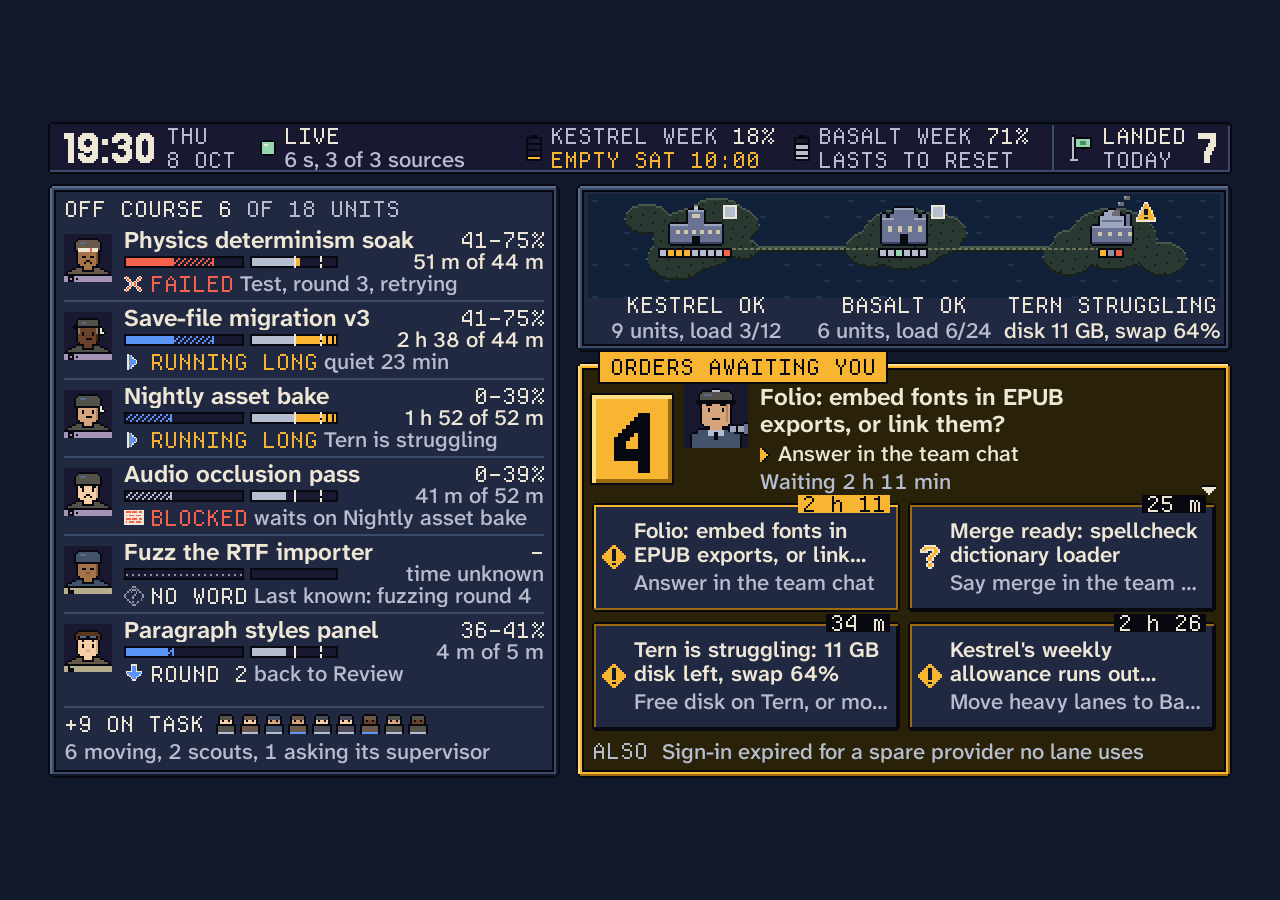
<file: concepts/a-command/index.html>
<!doctype html>
<html lang="en" data-layout="tv" data-theme="day">
<head>
<meta charset="utf-8">
<meta name="viewport" content="width=device-width, initial-scale=1, viewport-fit=cover">
<meta http-equiv="Content-Security-Policy" content="default-src 'self'; img-src 'self' data:; style-src 'self'; font-src 'self'; script-src 'self'; connect-src 'self'">
<title>Fleet Command</title>
<link rel="stylesheet" href="css/command.css">
</head>
<body>
<!-- Concept A, 16-bit strategy command screen. Read-only wall display: nothing here is a button
     except the hidden dev switcher. Data comes only from fixture.json (wrapped as fixture.js). -->
<main id="stage" class="stage" aria-live="polite" aria-busy="true">
  <p class="boot">Fleet command is starting.</p>
</main>
<nav id="dev" class="dev" hidden aria-label="Scenario switcher (development only)"></nav>
<script src="fixture.js"></script>
<script src="js/model.js"></script>
<script src="js/sprites.js"></script>
<script src="js/render.js"></script>
<script src="js/main.js"></script>
</body>
</html>
</file>
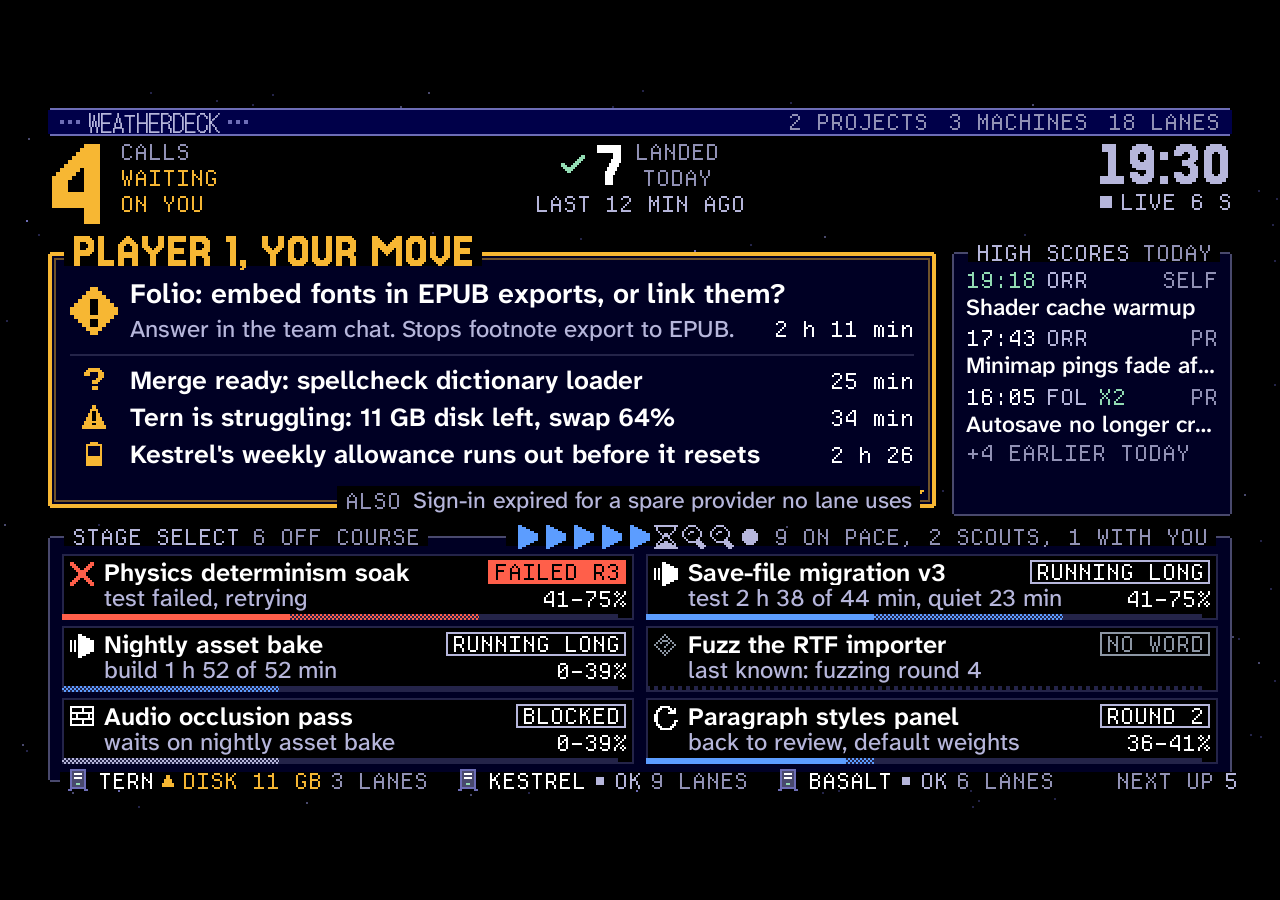
<file: concepts/b-arcade/index.html>
<!doctype html>
<html lang="en">
<head>
<meta charset="utf-8">
<meta name="viewport" content="width=device-width, initial-scale=1, viewport-fit=cover">
<meta http-equiv="Content-Security-Policy" content="default-src 'self'; style-src 'self' 'unsafe-inline'; img-src 'self' data:">
<title>Weatherdeck Arcade</title>
<link rel="preload" href="fonts/jersey-20/jersey-20-latin-400-normal.woff2" as="font" type="font/woff2" crossorigin>
<link rel="preload" href="fonts/departure-mono/DepartureMono-Regular.woff2" as="font" type="font/woff2" crossorigin>
<link rel="preload" href="fonts/atkinson-hyperlegible-next/atkinson-hyperlegible-next-latin-wght-normal.woff2" as="font" type="font/woff2" crossorigin>
<link rel="icon" href="data:,">
<link rel="stylesheet" href="arcade.css">
</head>
<body>
<div id="screen"></div>
<script src="sprites.js"></script>
<script src="arcade.js"></script>
</body>
</html>
</file>
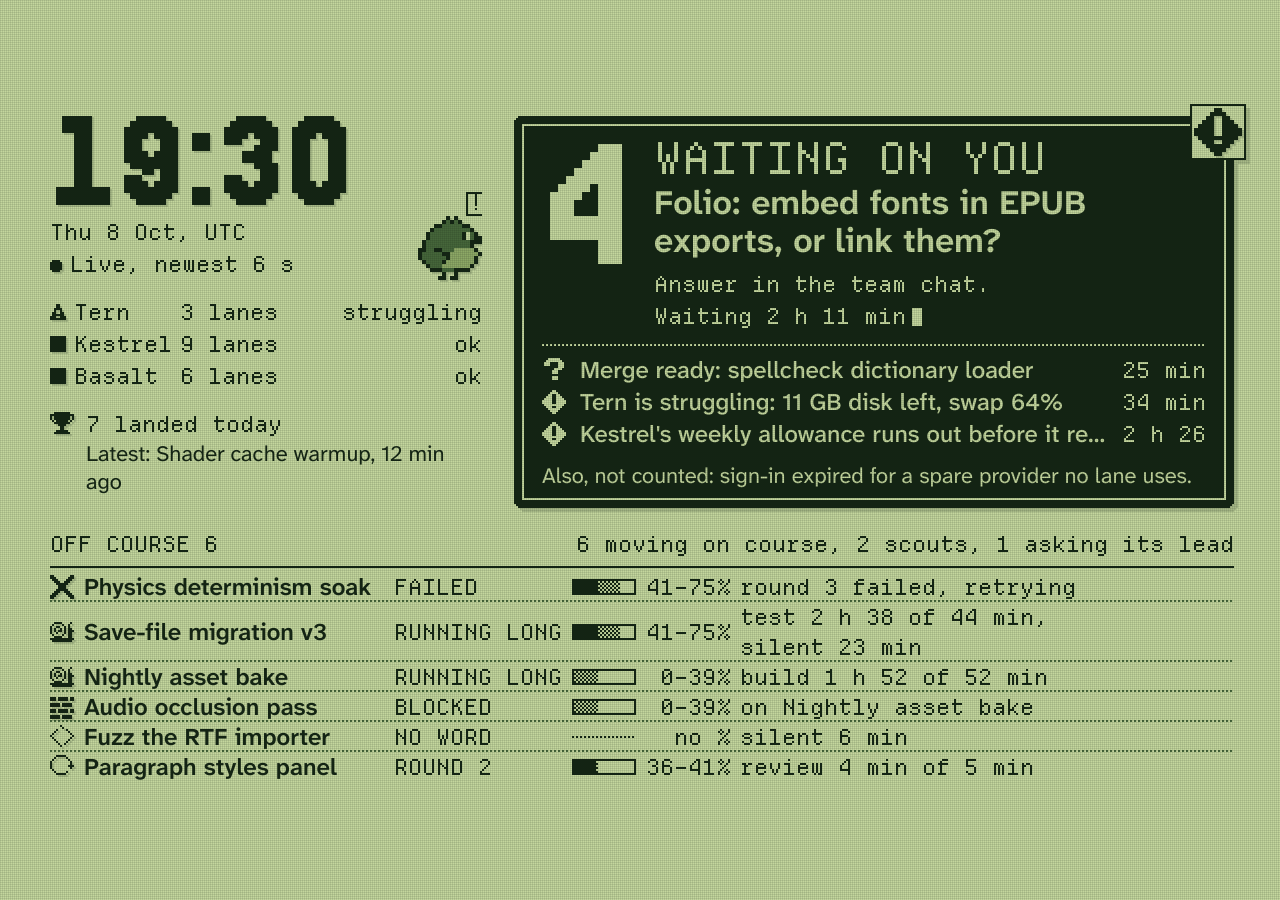
<file: concepts/c-handheld/index.html>
<!doctype html>
<html lang="en">
<head>
<meta charset="utf-8">
<meta name="viewport" content="width=device-width, initial-scale=1, viewport-fit=cover">
<meta http-equiv="Content-Security-Policy" content="default-src 'none'; script-src 'self'; style-src 'self'; font-src 'self'; img-src 'self' data:; connect-src 'self'; base-uri 'none'; form-action 'none'">
<meta name="theme-color" content="#c4d69e">
<meta name="color-scheme" content="light dark">
<title>Fleet LCD</title>
<link rel="icon" href="data:,">
<link rel="stylesheet" href="css/handheld.css">
</head>
<body>
<div id="screen" role="main" aria-label="Fleet board"></div>
<p id="live" class="sr" aria-live="polite"></p>
<form id="dev" hidden aria-label="Scenario switcher">
  <label for="dev-scenario">Scenario <select id="dev-scenario"></select></label>
  <p class="what" id="dev-what"></p>
  <label for="dev-tint">LCD <select id="dev-tint">
    <option value="">Auto (pea green by day, warm grey at night)</option>
    <option value="green">Pea green</option>
    <option value="grey">Warm grey</option>
  </select></label>
  <label for="dev-door"><input type="checkbox" id="dev-door"> Screen door</label>
  <label for="dev-still"><input type="checkbox" id="dev-still"> Still (no motion)</label>
  <button type="button" id="dev-close">Hide (D)</button>
</form>
<script src="fixture.js"></script>
<script src="js/glyphs.js"></script>
<script src="js/model.js"></script>
<script src="js/render.js"></script>
<script src="js/app.js"></script>
</body>
</html>
</file>
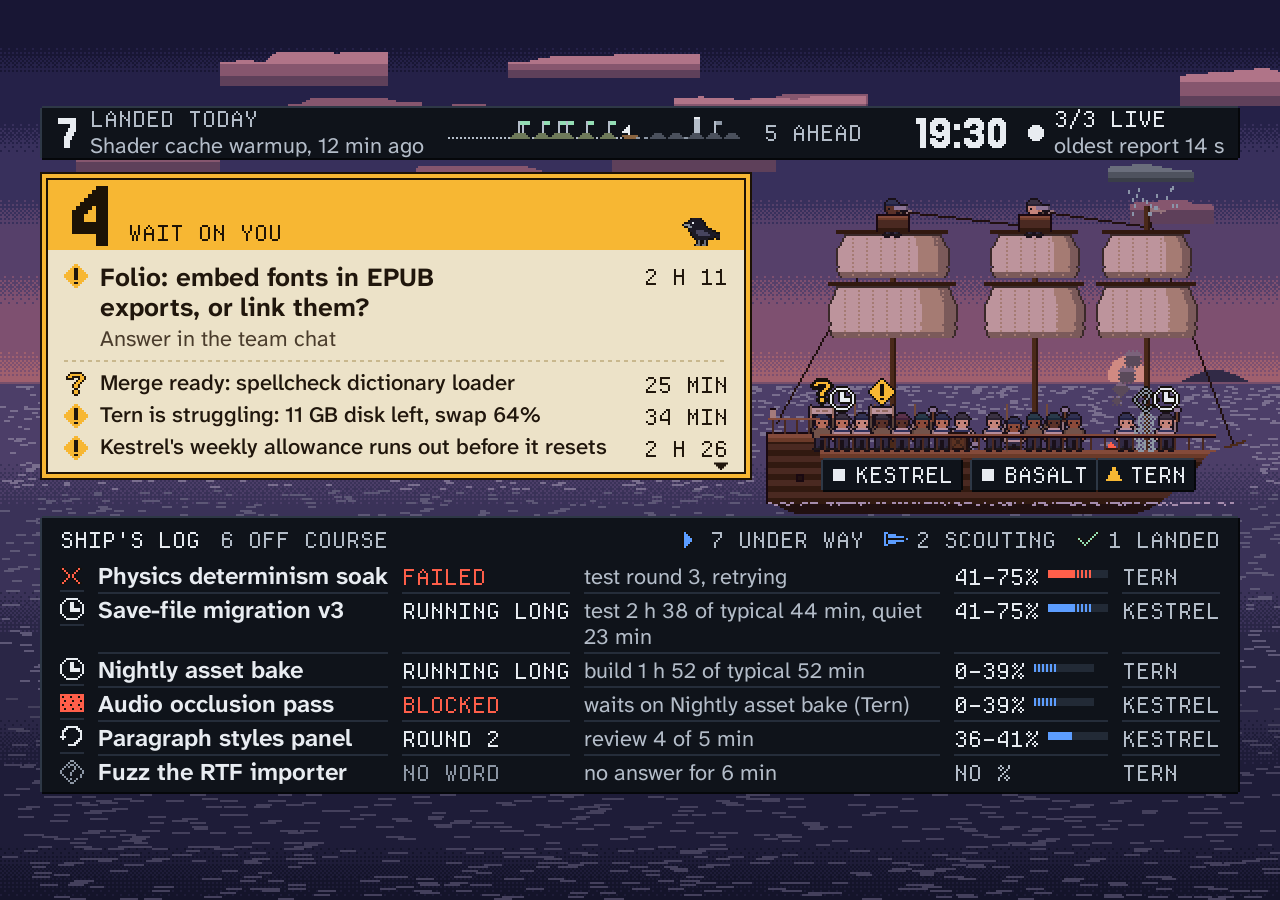
<file: concepts/d-shipdeck/index.html>
<!doctype html>
<html lang="en">
<head>
<meta charset="utf-8">
<meta name="viewport" content="width=device-width, initial-scale=1, viewport-fit=cover">
<meta name="color-scheme" content="dark">
<meta http-equiv="Content-Security-Policy" content="default-src 'self'; img-src 'self' data:; style-src 'self'; script-src 'self'; connect-src 'self'">
<title>Ship Deck</title>
<link rel="stylesheet" href="css/shipdeck.css">
</head>
<body data-layout="tv">
<div class="scenebox" id="scenebox">
  <canvas class="px" id="scene" role="img" aria-label="The fleet as a ship at sea"></canvas>
  <div class="hulls" id="hulls"></div>
</div>
<main class="deck" id="deck" aria-label="Fleet board">
  <header class="bar" id="bar"></header>
  <section class="call" id="call" aria-live="polite"></section>
  <canvas class="px crow" id="crow" width="20" height="14" aria-hidden="true" hidden></canvas>
  <section class="log" id="log" aria-label="Ship's log"></section>
  <div class="more" id="more"></div>
</main>
<aside class="dev" id="dev" aria-label="Preview controls" hidden></aside>
<script src="js/model.js"></script>
<script src="js/art.js"></script>
<script src="js/app.js"></script>
</body>
</html>
</file>
<file: concepts/a-command/css/command.css>
/* Fleet command, concept A: 16-bit strategy command screen.
   Layout concept: a SNES-era command console on a 640 x 360 art-pixel canvas (80 x 45 tiles of 8):
   a resource bar across the top, the unit roster down the left, the minimap of bases top right,
   and the orders window lower right, the one gold object on the screen.
   Every length is a whole number of art pixels (--ap, set by main.js so that one art pixel is a
   whole number of device pixels). Colours are SNES 15-bit values (each channel (c << 3) | (c >> 2)).
   Status hues come from the phase-1 validated palette for concept A and never theme. */

@font-face { font-family: "Departure Mono"; src: url(../fonts/DepartureMono-Regular.woff2) format("woff2"); font-display: block; }
@font-face { font-family: "Jersey 15"; src: url(../fonts/Jersey15-latin.woff2) format("woff2"); font-display: block; }
@font-face { font-family: "Atkinson Next"; src: url(../fonts/AtkinsonHyperlegibleNext-latin-wght.woff2) format("woff2"); font-weight: 200 800; font-display: block; }

:root {
  /* Day table. Neutrals are cool steel; the gold of the orders window is the only warm surface. */
  --c-ground: #101829; --c-panel: #212942; --c-well: #181831; --c-line: #080810;
  --c-bevel-hi: #5A6B8C; --c-bevel: #394A6B; --c-bevel-lo: #101829;
  --c-ink: #EFE7D6; --c-ink2: #B5BDCE; --c-fog: #8C94A5;
  /* status (fixed): needs you, trouble, moving, done */
  --c-need: #F7B531; --c-need-hi: #FFDE84; --c-need-lo: #9C6B10; --c-need-deep: #292108;
  --c-trouble: #F7634A; --c-trouble-lo: #8C2921;
  --c-move: #5A94F7; --c-move-lo: #29427B;
  --c-done: #94D6AD; --c-done-lo: #4A8C6B;
  /* map and art (low chroma, never a status hue) */
  --c-sea: #102139; --c-sea-hi: #213152; --c-land: #293931; --c-land-hi: #4A5A4A; --c-land-lo: #182118; --c-road: #6B735A;
  --c-wall: #6B7394; --c-wall-hi: #9CA5BD; --c-wall-lo: #394263; --c-window: #CEC6A5;
  --c-squad-orrery: #A594B5; --c-squad-folio: #B5AD8C;
  --c-skin-1: #F7CEA5; --c-skin-2: #D6A57B; --c-skin-3: #A5734A; --c-skin-4: #6B4229;
  --c-hair-1: #211810; --c-hair-2: #5A3921; --c-hair-3: #8C7B63; --c-hair-4: #DED6BD;
  --c-kit-1: #42526B; --c-kit-2: #4A4A5A; --c-kit-3: #52524A; --c-kit-4: #6B5A4A;
  --c-smoke: #6B6B73; --c-smoke-hi: #A5A5AD;

  --f-pixel: "Departure Mono", ui-monospace, monospace;
  --f-numeral: "Jersey 15", "Departure Mono", ui-monospace, monospace;
  --f-data: "Atkinson Next", "Atkinson Hyperlegible", system-ui, sans-serif;

  --ap: 3px; --fp: 1.333px; --fp2: 1.667px; --dx: 0; --dy: 0;
  /* TV type scale, in art pixels: Departure Mono at one font pixel per art pixel (cap 8 ap),
     Atkinson Next at 12 / 11 ap (cap 8 / 7.3 ap), Jersey 15 at one and two font pixels per art pixel. */
  --t-lbl: calc(var(--ap) * 11);
  --t-name: calc(var(--ap) * 12);
  --t-body: calc(var(--ap) * 11);
  --t-big: calc(var(--ap) * 27);
  --t-hero: calc(var(--ap) * 54);
  color-scheme: dark;
}
/* Night table (quiet hours): a separate palette, not a dimmer. Only calls and trouble keep hue. */
:root[data-theme="night"] {
  --c-ground: #080810; --c-panel: #101021; --c-well: #080818; --c-line: #000000;
  --c-bevel-hi: #313952; --c-bevel: #212939; --c-bevel-lo: #080810;
  --c-ink: #8C949C; --c-ink2: #7B848C; --c-fog: #7B848C;
  --c-need: #C69429; --c-need-hi: #DEAD4A; --c-need-lo: #6B4A08; --c-need-deep: #181008;
  --c-trouble: #D65242; --c-trouble-lo: #6B2118;
  --c-move: #6B737B; --c-move-lo: #313942;
  --c-done: #6B737B; --c-done-lo: #393F4A;
  --c-sea: #080818; --c-sea-hi: #101829; --c-land: #182118; --c-land-hi: #293129; --c-land-lo: #080808; --c-road: #393931;
  --c-wall: #394252; --c-wall-hi: #525A6B; --c-wall-lo: #212131; --c-window: #6B6352;
  --c-squad-orrery: #524A5A; --c-squad-folio: #5A5242;
  --c-skin-1: #8C7363; --c-skin-2: #7B634A; --c-skin-3: #5A4231; --c-skin-4: #392918;
  --c-hair-1: #100808; --c-hair-2: #312118; --c-hair-3: #4A4239; --c-hair-4: #737363;
  --c-kit-1: #212931; --c-kit-2: #292931; --c-kit-3: #313129; --c-kit-4: #393129;
  --c-smoke: #313139; --c-smoke-hi: #4A4A52;
}

* { box-sizing: border-box; }
html, body { margin: 0; height: 100%; background: var(--c-ground); color: var(--c-ink); }
body { font: 500 var(--t-body)/1.15 var(--f-data); -webkit-font-smoothing: antialiased; font-variant-numeric: tabular-nums; overflow: hidden; }
p, h2, ol, ul { margin: 0; padding: 0; }
ol, ul { list-style: none; }
.boot { position: absolute; inset: 0; display: grid; place-items: center; color: var(--c-ink2); font: 400 20px var(--f-pixel); }

/* pixel art: whole art pixels, never smoothed */
.px { display: block; width: calc(var(--ap) * var(--w)); height: calc(var(--ap) * var(--h)); image-rendering: pixelated; image-rendering: crisp-edges; flex: none; }

/* bevelled frames from the generated 9-slice images */
.frame-steel, .frame-gold, .frame-calm { border: calc(var(--ap) * 4) solid transparent; image-rendering: pixelated; }
.frame-steel { border-image: var(--fr-steel) 4 fill / calc(var(--ap) * 4) stretch; }
.frame-gold  { border-image: var(--fr-gold) 4 fill / calc(var(--ap) * 4) stretch; }
.frame-calm  { border-image: var(--fr-calm) 4 fill / calc(var(--ap) * 4) stretch; }
.frame-well  { border: calc(var(--ap) * 2) solid transparent; border-image: var(--fr-well) 2 fill / calc(var(--ap) * 2) stretch; image-rendering: pixelated; }

/* type roles */
.lbl { font: 400 var(--t-lbl)/1 var(--f-pixel); letter-spacing: 0; color: var(--c-ink); white-space: nowrap; }
.num { font: 400 var(--t-lbl)/1 var(--f-pixel); white-space: nowrap; }
.num-big { font: 400 var(--t-big)/0.72 var(--f-numeral); color: var(--c-ink); }
.num-mid { font: 400 var(--t-big)/0.72 var(--f-numeral); color: var(--c-ink); }
.num-hero { font: 400 var(--t-hero)/0.62 var(--f-numeral); color: var(--c-need); }
.dim { color: var(--c-ink2); }
.need { color: var(--c-need); }
.trouble { color: var(--c-trouble); }
.trouble-text { color: var(--c-trouble); }
.done { color: var(--c-done); }
.fog { color: var(--c-fog); }
.sub { font: 500 var(--t-body)/1 var(--f-data); color: var(--c-ink2); white-space: nowrap; }

/* ===================================================================================== */
/* TV: one screen, 640 x 360 art pixels                                                  */
/* ===================================================================================== */
.stage { position: absolute; width: calc(var(--ap) * 640); height: calc(var(--ap) * 360); overflow: hidden;
  background: var(--c-ground) var(--tex-ground, none) 0 0 / calc(var(--ap) * 8) calc(var(--ap) * 8); image-rendering: pixelated;
  transform: translate(calc(var(--ap) * var(--dx)), calc(var(--ap) * var(--dy))); }
[data-layout="tv"] .board { position: absolute; inset: calc(var(--ap) * 16) calc(var(--ap) * 24);
  display: grid; grid-template-columns: calc(var(--ap) * 256) minmax(0, 1fr); grid-template-rows: calc(var(--ap) * 26) calc(var(--ap) * 84) minmax(0, 1fr);
  column-gap: calc(var(--ap) * 8); row-gap: calc(var(--ap) * 5);
  grid-template-areas: "bar bar" "roster bases" "roster orders"; }

/* ---- resource bar ---- */
.bar { grid-area: bar; display: flex; align-items: center; gap: calc(var(--ap) * 12); padding: 0 calc(var(--ap) * 5); min-width: 0; }
.bar .two { display: grid; gap: calc(var(--ap) * 1); min-width: 0; }
.clock { display: flex; align-items: center; gap: calc(var(--ap) * 5); }
.clock .time { letter-spacing: 0; }
.clock .date { color: var(--c-ink2); }
.live { display: flex; align-items: center; gap: calc(var(--ap) * 4); min-width: 0; }
.bar.host-down .res { display: none; }
.bar.host-down .live { margin-right: auto; }
.res { display: flex; align-items: center; gap: calc(var(--ap) * 10); margin-left: auto; min-width: 0; }
.counter { display: flex; align-items: center; gap: calc(var(--ap) * 4); }
.counter .runway { color: var(--c-ink2); }
.counter .runway.need { color: var(--c-need); }
.counter.fog .lbl { color: var(--c-fog); }
.bar-bases { display: none; }
.d-detail { display: none; }
.score { display: flex; align-items: center; gap: calc(var(--ap) * 4); padding-left: calc(var(--ap) * 8); border-left: calc(var(--ap) * 1) solid var(--c-bevel); }
.score .num-big { min-width: calc(var(--ap) * 12); text-align: right; }

/* ---- roster ---- */
.roster { grid-area: roster; display: flex; flex-direction: column; padding: calc(var(--ap) * 2) calc(var(--ap) * 4) calc(var(--ap) * 3); min-height: 0; }
.p-head { display: flex; align-items: center; gap: calc(var(--ap) * 7); height: calc(var(--ap) * 13); margin-bottom: calc(var(--ap) * 1); }
.units { display: flex; flex-direction: column; }
.unit { display: grid; grid-template-columns: calc(var(--ap) * 24) minmax(0, 1fr); column-gap: calc(var(--ap) * 6); align-items: start;
  padding: calc(var(--ap) * 2) 0; border-top: calc(var(--ap) * 1) solid var(--c-bevel); }
.unit:first-child { border-top: 0; }
.pf { width: calc(var(--ap) * 24); height: calc(var(--ap) * 24); margin-top: calc(var(--ap) * 3); }
.u-main { min-width: 0; display: grid; row-gap: calc(var(--ap) * 1); }
.u-l1 { display: flex; align-items: baseline; justify-content: space-between; gap: calc(var(--ap) * 4); height: calc(var(--ap) * 12); }
.u-name { font: 650 var(--t-name)/1 var(--f-data); color: var(--c-ink); overflow: hidden; text-overflow: ellipsis; white-space: nowrap; min-width: 0; }
.u-range { color: var(--c-ink); }
.u-l2 { display: flex; align-items: center; gap: calc(var(--ap) * 3); height: calc(var(--ap) * 8); }
.u-time { font: 500 var(--t-body)/1 var(--f-data); color: var(--c-ink2); white-space: nowrap; margin-left: auto; }
.off-long .u-time, .off-failed .u-time { color: var(--c-ink); }
.u-l3 { display: flex; align-items: center; gap: calc(var(--ap) * 3); height: calc(var(--ap) * 12); min-width: 0; }
.g-sm { width: calc(var(--ap) * 10); height: calc(var(--ap) * 10); }
.u-tag { flex: none; }
.u-why { font: 500 var(--t-body)/1 var(--f-data); color: var(--c-ink2); overflow: hidden; text-overflow: ellipsis; white-space: nowrap; min-width: 0; }
.u-doing { display: none; }
.unit.fogged .pf, .unit.fogged .meter { opacity: 0.55; }
.unit.fogged .u-name, .unit.fogged .u-range { color: var(--c-fog); }
.unit.ghost { height: calc(var(--ap) * 36); }
.unit.ghost .pf { background: var(--c-well); }
.calm-line { color: var(--c-ink2); padding: calc(var(--ap) * 4) 0; }
.fold { margin-top: auto; padding-top: calc(var(--ap) * 2); border-top: calc(var(--ap) * 1) solid var(--c-bevel); display: grid; row-gap: calc(var(--ap) * 2); }
.fold-l1 { display: flex; align-items: center; gap: calc(var(--ap) * 6); height: calc(var(--ap) * 12); }
.formation { display: flex; gap: calc(var(--ap) * 2); }
.fold-l2 { color: var(--c-ink2); line-height: 1.1; white-space: nowrap; overflow: hidden; text-overflow: ellipsis; }

/* ---- bases (minimap) ---- */
.bases { grid-area: bases; padding: calc(var(--ap) * 1) calc(var(--ap) * 2); min-width: 0; overflow: hidden; }
.map-wrap { position: relative; height: 100%; }
.map-wrap .map { position: absolute; left: 0; top: 0; }
.base-mark, .smoke-wrap, .base-label { position: absolute; }
.base-mark { left: calc(var(--ap) * (var(--x) + 12)); top: calc(var(--ap) * (var(--y) - 2)); }
.smoke-wrap { left: calc(var(--ap) * (var(--x) - 2)); top: calc(var(--ap) * (var(--y) - 6)); width: calc(var(--ap) * 12); height: calc(var(--ap) * 12); overflow: hidden; }
.smoke-wrap .smoke { animation: smoke 1.2s steps(3) infinite; }
@keyframes smoke { to { transform: translateX(calc(var(--ap) * -36)); } }
.base-label { left: calc(var(--ap) * var(--x)); bottom: 0; transform: translateX(-50%); display: grid; justify-items: center; row-gap: calc(var(--ap) * 2); white-space: nowrap; }
.base-sub { font: 500 var(--t-body)/1 var(--f-data); color: var(--c-ink2); }
.base-sub.need { color: var(--c-ink); }
.map-empty { position: absolute; inset: auto 0 calc(var(--ap) * 6) 0; text-align: center; color: var(--c-ink2); }

/* ---- orders: the command card ---- */
.orders { grid-area: orders; position: relative; display: flex; flex-direction: column; gap: calc(var(--ap) * 4);
  padding: calc(var(--ap) * 7) calc(var(--ap) * 4) calc(var(--ap) * 3); min-width: 0; min-height: 0; }
.o-tab { position: absolute; top: calc(var(--ap) * -9); left: calc(var(--ap) * 8); padding: calc(var(--ap) * 2) calc(var(--ap) * 5);
  background: var(--c-need); color: var(--c-line); box-shadow: 0 0 0 calc(var(--ap) * 1) var(--c-line); }
.orders.calm .o-tab { background: var(--c-panel); color: var(--c-ink); box-shadow: 0 0 0 calc(var(--ap) * 1) var(--c-bevel-hi); }
.o-top { display: grid; grid-template-columns: auto minmax(0, 1fr); column-gap: calc(var(--ap) * 6); align-items: center; }
/* The count is a solid gold plate with a dark numeral: the brightest block on the board in colour
   and in greyscale, and only while something waits. */
.o-count { display: grid; place-items: center; min-width: calc(var(--ap) * 40); height: calc(var(--ap) * 44); padding-top: calc(var(--ap) * 4);
  background: var(--c-need); box-shadow: 0 0 0 calc(var(--ap) * 1) var(--c-line), inset calc(var(--ap) * 2) calc(var(--ap) * 2) 0 var(--c-need-hi), inset calc(var(--ap) * -2) calc(var(--ap) * -2) 0 var(--c-need-lo); }
.o-count .num-hero { color: var(--c-line); }
.orders.calm .o-count { background: var(--c-well); box-shadow: 0 0 0 calc(var(--ap) * 1) var(--c-line), inset calc(var(--ap) * 2) calc(var(--ap) * 2) 0 var(--c-bevel-lo), inset calc(var(--ap) * -2) calc(var(--ap) * -2) 0 var(--c-bevel); }
.orders.calm .num-hero { color: var(--c-ink); }
.dialog { position: relative; display: grid; grid-template-columns: calc(var(--ap) * 32) minmax(0, 1fr); column-gap: calc(var(--ap) * 6); align-items: start; padding-right: calc(var(--ap) * 9); }
.speaker { display: grid; }
.say { display: grid; row-gap: calc(var(--ap) * 3); min-width: 0; }
.d-title { font: 650 var(--t-name)/1.12 var(--f-data); color: var(--c-ink); display: -webkit-box; -webkit-line-clamp: 2; -webkit-box-orient: vertical; overflow: hidden; text-wrap: balance; }
.d-how { color: var(--c-ink); line-height: 1.12; }
.d-how .pointer { display: inline-block; margin-right: calc(var(--ap) * 4); vertical-align: calc(var(--ap) * -0.5); }
.d-how, .d-wait { white-space: nowrap; overflow: hidden; text-overflow: ellipsis; }
.d-wait { color: var(--c-ink2); line-height: 1.1; }
.say { row-gap: calc(var(--ap) * 2); }
.orders.calm .d-how { color: var(--c-ink2); white-space: normal; }
.more-cursor { position: absolute; right: 0; bottom: 0; }
.tiles { display: grid; grid-template-columns: repeat(2, minmax(0, 1fr)); grid-auto-rows: minmax(0, 1fr); gap: calc(var(--ap) * 5) calc(var(--ap) * 4); flex: 1; min-height: 0; }
.tile { position: relative; border: calc(var(--ap) * 2) solid transparent; border-image: var(--fr-tile) 2 fill / calc(var(--ap) * 2) stretch; image-rendering: pixelated;
  padding: calc(var(--ap) * 2) calc(var(--ap) * 3); display: grid; grid-template-columns: calc(var(--ap) * 12) minmax(0, 1fr); column-gap: calc(var(--ap) * 4); align-items: center; min-width: 0; min-height: 0; }
.t-text { min-width: 0; display: grid; row-gap: calc(var(--ap) * 2); }
.tile.top { border-image-source: var(--fr-top); }
.tile.crit { border-image-source: var(--fr-crit); }
.tile.socket { border-image-source: var(--fr-socket); }
.tile.fogged { border-image-source: var(--fr-fog); }
.tile.fogged .t-title, .tile.fogged .t-kind { color: var(--c-fog); }
.g-md { width: calc(var(--ap) * 12); height: calc(var(--ap) * 12); }
.t-age { position: absolute; top: calc(var(--ap) * -6); right: calc(var(--ap) * 3); padding: 0 calc(var(--ap) * 2); background: var(--c-line); color: var(--c-ink); line-height: calc(var(--ap) * 9); }
.tile.top .t-age { background: var(--c-need); color: var(--c-line); }
.t-title { font: 600 var(--t-body)/1.1 var(--f-data); color: var(--c-ink); white-space: nowrap; overflow: hidden; text-overflow: ellipsis; }
.slots-4 .t-title { white-space: normal; display: -webkit-box; -webkit-line-clamp: 2; -webkit-box-orient: vertical; text-wrap: pretty; }
.t-detail { display: none; }
[data-layout="phone"] .t-detail { display: block; color: var(--c-ink); font-size: 14px; line-height: 1.3; }
[data-layout="phone"] .tile.top { display: none; }
.t-how { font: 500 var(--t-body)/1.1 var(--f-data); color: var(--c-ink2); white-space: nowrap; overflow: hidden; text-overflow: ellipsis; }
.calm-scores { flex: 1; display: grid; align-content: start; row-gap: calc(var(--ap) * 4); padding: calc(var(--ap) * 4) calc(var(--ap) * 2) 0; border-top: calc(var(--ap) * 1) solid var(--c-bevel); }
.hiscore { display: grid; row-gap: calc(var(--ap) * 3); }
.hiscore li { display: grid; grid-template-columns: calc(var(--ap) * 10) calc(var(--ap) * 40) calc(var(--ap) * 26) minmax(0, 1fr); align-items: baseline; column-gap: calc(var(--ap) * 4); }
.hiscore .hs-title { overflow: hidden; text-overflow: ellipsis; white-space: nowrap; }
.hiscore .tag { color: var(--c-ink2); }
.also { color: var(--c-ink2); white-space: nowrap; overflow: hidden; text-overflow: ellipsis; }
.also .lbl { color: var(--c-ink2); }
.phone-only { display: none; }
[data-layout="phone"] .phone-only { display: inline; }

/* ---- full-board states ---- */
/* Lost: the board stays visible behind a plain dark veil (no dither over text) under one system window. */
.takeover { position: absolute; inset: calc(var(--ap) * -16) calc(var(--ap) * -24); display: grid; place-items: center; z-index: 5;
  background: color-mix(in srgb, var(--c-ground) 72%, transparent); }
.tk-box .o-tab { background: var(--c-panel); color: var(--c-ink); box-shadow: 0 0 0 calc(var(--ap) * 1) var(--c-bevel-hi); }
.tk-box { position: relative; width: calc(var(--ap) * 360); padding: calc(var(--ap) * 12) calc(var(--ap) * 10) calc(var(--ap) * 8); }
.tk-row { display: grid; grid-template-columns: calc(var(--ap) * 32) minmax(0, 1fr); column-gap: calc(var(--ap) * 8); align-items: start; }
.tk-big { font: 700 calc(var(--ap) * 16)/1.1 var(--f-data); color: var(--c-ink); }
.tk-body { margin-top: calc(var(--ap) * 4); color: var(--c-ink2); line-height: 1.2; }
.vignette { position: absolute; inset: calc(var(--ap) * -16) calc(var(--ap) * -24); pointer-events: none; z-index: 4;
  box-shadow: inset 0 0 0 calc(var(--ap) * 4) var(--c-trouble), inset 0 0 0 calc(var(--ap) * 6) var(--c-trouble-lo); animation: blink3 1.5s steps(1) 1; }
.board.mode-lost > :not(.takeover) { filter: grayscale(0.7); }

/* ---- motion: announce once, then rest ---- */
.frame-gold { animation: window-open 0.4s steps(4) 1 both; transform-origin: 50% 100%; }
@keyframes window-open { from { clip-path: inset(100% 0 0 0); } to { clip-path: inset(calc(var(--ap) * -12) 0 0 0); } }
.more-cursor .cursor { animation: blink3 1.5s steps(1) 0.4s 1 both; }
.tile.top .glyph { animation: bounce 0.5s steps(2) 0.4s 2; }
@keyframes blink3 { 0%, 33%, 66% { opacity: 1; } 16%, 50%, 83% { opacity: 0; } 100% { opacity: 1; } }
@keyframes bounce { 50% { transform: translateY(calc(var(--ap) * -2)); } }
[data-motion="calm"] .smoke-wrap .smoke, [data-motion="calm"] .tile .glyph { animation: none; }
[data-motion="still"] *, [data-motion="still"] *::before, [data-motion="still"] *::after { animation: none !important; transition: none !important; }
@media (prefers-reduced-motion: reduce) {
  *, *::before, *::after { animation: none !important; transition: none !important; }
}

/* ---- dev switcher (hidden by default; #scenario,dev or the ` key) ---- */
.dev[hidden] { display: none; }
.dev { position: fixed; right: 8px; bottom: 8px; z-index: 50; display: flex; flex-wrap: wrap; gap: 4px; max-width: 520px; padding: 6px;
  background: var(--c-line); outline: 2px solid var(--c-bevel-hi); font: 400 11px/1 var(--f-pixel); }
.dev a { color: var(--c-ink); text-decoration: none; padding: 5px 6px; outline: 1px solid var(--c-bevel); }
.dev a[aria-current] { background: var(--c-need); color: var(--c-line); }
.dev a:focus-visible { outline: 2px solid var(--c-need); }

/* ===================================================================================== */
/* Phone: one column, the 1-second answers on the first screen, the 30-second detail below */
/* ===================================================================================== */
[data-layout="phone"] body { overflow: auto; }
[data-layout="phone"] {
  --t-lbl: calc(var(--fp) * 11); --t-name: 17px; --t-body: 15px; --t-big: calc(var(--fp) * 27); --t-hero: calc(var(--ap) * 27);
}
[data-layout="phone"] .stage { position: static; width: auto; height: auto; min-height: 100%; overflow: visible; transform: none; padding: calc(var(--ap) * 6) 16px calc(var(--ap) * 16); }
[data-layout="phone"] .board { display: flex; flex-direction: column; gap: calc(var(--ap) * 6); }
[data-layout="phone"] .bar { order: 0; display: grid; grid-template-columns: auto auto minmax(0, 1fr); grid-template-areas: "clock score live" "res res res" "bases bases bases";
  gap: calc(var(--ap) * 5) calc(var(--ap) * 6); padding: calc(var(--ap) * 4) calc(var(--ap) * 5); }
[data-layout="phone"] .clock { grid-area: clock; }
[data-layout="phone"] .live { grid-area: live; justify-self: end; }
[data-layout="phone"] .res { grid-area: res; }
[data-layout="phone"] .bar-bases { grid-area: bases; }
[data-layout="phone"] .bar.host-down { grid-template-areas: "clock score ." "live live live" "bases bases bases"; }
[data-layout="phone"] .live .sub { font-size: var(--t-body); }
[data-layout="phone"] .res { margin: 0; flex-direction: column; align-items: stretch; gap: calc(var(--ap) * 3); }
[data-layout="phone"] .counter .two { display: flex; flex-wrap: wrap; column-gap: calc(var(--ap) * 5); }
[data-layout="phone"] .bar-bases { display: flex; flex-wrap: wrap; gap: calc(var(--ap) * 3) calc(var(--ap) * 7); align-items: center; }
[data-layout="phone"] .bb { display: flex; align-items: center; gap: calc(var(--ap) * 2); }
[data-layout="phone"] .score { grid-area: score; border: 0; padding: 0; }
[data-layout="phone"] .score .two { display: none; }
[data-layout="phone"] .d-how, [data-layout="phone"] .d-wait { white-space: normal; }
[data-layout="phone"] .d-detail { display: block; color: var(--c-ink); font-size: 14px; line-height: 1.3; }
[data-layout="phone"] .clock .date { display: none; }
[data-layout="phone"] .orders { order: 1; margin-top: calc(var(--ap) * 6); padding: calc(var(--ap) * 9) calc(var(--ap) * 4) calc(var(--ap) * 4); }
[data-layout="phone"] .o-tab { font-size: calc(var(--fp2) * 11); top: calc(var(--ap) * -8); }
[data-layout="phone"] .o-top { grid-template-columns: auto minmax(0, 1fr); align-items: start; }
[data-layout="phone"] .o-count { min-width: calc(var(--ap) * 24); height: calc(var(--ap) * 26); padding-top: calc(var(--ap) * 3); }
[data-layout="phone"] .dialog { grid-template-columns: minmax(0, 1fr); padding-right: calc(var(--ap) * 6); }
[data-layout="phone"] .speaker { display: none; }
[data-layout="phone"] .d-title { -webkit-line-clamp: 4; }
[data-layout="phone"] .tiles { grid-template-columns: minmax(0, 1fr); grid-auto-rows: auto; }
[data-layout="phone"] .tile.socket { display: none; }
[data-layout="phone"] .tile { padding: calc(var(--ap) * 3) calc(var(--ap) * 4); }
[data-layout="phone"] .t-title, [data-layout="phone"] .t-how { white-space: normal; line-height: 1.2; }
[data-layout="phone"] .t-age { top: calc(var(--ap) * -5); line-height: calc(var(--ap) * 8); }
[data-layout="phone"] .also { white-space: normal; }
[data-layout="phone"] .bases { order: 2; height: calc(var(--ap) * 92); }
[data-layout="phone"] .base-sub, [data-layout="phone"] .tv-only { display: none; }
[data-layout="phone"] .bar.host-down .live { justify-self: start; }
[data-layout="phone"] .bar.host-down .live .sub { white-space: normal; }
[data-layout="phone"] .roster { order: 3; }
[data-layout="phone"] .detail { order: 4; display: flex; flex-direction: column; gap: calc(var(--ap) * 6); }
[data-layout="phone"] .unit { grid-template-columns: calc(var(--ap) * 24) minmax(0, 1fr); padding: calc(var(--ap) * 4) 0; }
[data-layout="phone"] .u-l1 { height: auto; align-items: start; }
[data-layout="phone"] .u-name { white-space: normal; line-height: 1.15; }
[data-layout="phone"] .u-l2 { height: auto; flex-wrap: wrap; row-gap: calc(var(--ap) * 2); }
[data-layout="phone"] .u-time { margin-left: 0; width: 100%; }
[data-layout="phone"] .u-l3 { height: auto; align-items: center; flex-wrap: wrap; row-gap: calc(var(--ap) * 1); }
[data-layout="phone"] .u-why { white-space: normal; line-height: 1.2; }
[data-layout="phone"] .u-doing { display: block; color: var(--c-ink2); font-size: 14px; line-height: 1.3; margin-top: calc(var(--ap) * 1); }
[data-layout="phone"] .fold-l1 { flex-wrap: wrap; }
[data-layout="phone"] .dpanel { padding: calc(var(--ap) * 2) calc(var(--ap) * 4) calc(var(--ap) * 4); }
[data-layout="phone"] .dl { display: grid; gap: calc(var(--ap) * 4); line-height: 1.3; }
[data-layout="phone"] .dl b { font-weight: 650; }
[data-layout="phone"] .detail .hiscore li { display: grid; grid-template-columns: auto auto auto minmax(0, 1fr); gap: 4px 10px; align-items: baseline; padding: 6px 0; border-top: 2px solid var(--c-bevel); }
[data-layout="phone"] .detail .hiscore .hs-via { grid-column: 4; font-size: 13px; }
[data-layout="phone"] .detail .hiscore .rank { color: var(--c-ink2); }
[data-layout="phone"] .takeover { position: fixed; inset: 0; padding: 16px; }
[data-layout="phone"] .tk-row { grid-template-columns: calc(var(--ap) * 32) minmax(0, 1fr); column-gap: calc(var(--ap) * 5); }
[data-layout="phone"] .tk-box { width: 100%; }
[data-layout="phone"] .tk-big { font-size: 22px; }
[data-layout="phone"] .vignette { position: fixed; inset: 0; }
</file>
<file: concepts/b-arcade/arcade.css>
/* Weatherdeck, concept B: 8-bit arcade cabinet.
   Layout: one 640 x 360 art-pixel screen (80 x 45 tiles of 8). On a TV the art
   pixel (--ap) is 6 device px; on a phone it is 2 CSS px. Everything (borders,
   gaps, sprites, pixel type) sits on that grid. Black field, a dark marquee
   strip, enormous numerals, one amber dialog as the only bright object. */

@font-face { font-family: "Departure Mono"; src: url("fonts/departure-mono/DepartureMono-Regular.woff2") format("woff2"); font-display: block; }
@font-face { font-family: "Jersey 20"; src: url("fonts/jersey-20/jersey-20-latin-400-normal.woff2") format("woff2"); font-display: block; }
@font-face { font-family: "Jersey 15"; src: url("fonts/jersey-15/jersey-15-latin-400-normal.woff2") format("woff2"); font-display: block; }
@font-face { font-family: "DotGothic16"; src: url("fonts/dotgothic16/dotgothic16-latin-400-normal.woff2") format("woff2"); font-display: block; }
@font-face { font-family: "Atkinson Hyperlegible Next"; src: url("fonts/atkinson-hyperlegible-next/atkinson-hyperlegible-next-latin-wght-normal.woff2") format("woff2"); font-weight: 200 800; font-display: block; }

:root {
  /* Neutrals: Mega Drive 9-bit levels (00 24 49 6D 92 B6 DB FF), blue-biased. */
  --field: #000000;      /* the screen */
  --panel: #000024;      /* inside a frame */
  --rule: #242449;       /* quiet chrome, tracks */
  --rule2: #49496D;      /* frames of calm panels */
  --trim: #6D6DB6;       /* marquee trim, machine casing */
  --marquee: #000049;
  --ink: #FFFFFF;        /* numbers, titles */
  --ink2: #B6B6DB;       /* secondary text */
  --ink3: #9292B6;       /* labels, chrome text */
  /* Status slots: fixed across every theme (research c.4). */
  --amber: #F7B733;      /* waiting on you: the only amber on screen */
  --red: #FF5F4A;        /* trouble: failed, critical, silent */
  --blue: #5C9DFF;       /* a step is moving */
  --mint: #93DDB4;       /* landed, complete */
  --fog: #8D97A5;        /* stale, unknown, last known */
  --on-plate: #000000;   /* text on an amber or red plate */
  --vignette: rgba(255, 95, 74, 0.22);

  --f-pix: "Departure Mono", ui-monospace, monospace;
  --f-num: "Jersey 20", "Departure Mono", monospace;
  --f-head: "Jersey 15", "Departure Mono", monospace;
  --f-led: "DotGothic16", "Departure Mono", monospace;
  --f-text: "Atkinson Hyperlegible Next", system-ui, sans-serif;

  --ap: 3px;             /* art pixel, set by arcade.js from devicePixelRatio */
  color-scheme: dark;
}
/* Night table (quiet hours): chrome drops about 60%, only calls and trouble keep hue. */
:root[data-night] {
  --panel: #000012;
  --rule: #121224;
  --rule2: #24243A;
  --trim: #303050;
  --marquee: #000018;
  --ink: #8F9397;
  --ink2: #7A818B;
  --ink3: #7A818B;
  --amber: #C49023;
  --red: #D55240;
  --blue: #4974B5;
  --mint: #6A717B;
  --fog: #6A717B;
  --vignette: rgba(213, 82, 64, 0.16);
}

* { box-sizing: border-box; }
[hidden] { display: none !important; }
html, body { margin: 0; height: 100%; background: var(--field); color: var(--ink); }
body { font-family: var(--f-text); overflow: hidden; }
body.phone { overflow-y: auto; overflow-x: hidden; }
.sr { position: absolute; width: 1px; height: 1px; overflow: hidden; clip: rect(0 0 0 0); white-space: nowrap; }
svg.spr { display: block; flex: none; image-rendering: pixelated; }

/* ---------- type roles ---------- */
.px   { font-family: var(--f-pix); font-size: var(--fs-label); line-height: var(--lh-label); letter-spacing: 0; text-transform: uppercase; font-variant-numeric: tabular-nums; }
.px.low { text-transform: none; }
.px.sec { color: var(--ink2); }
.px.dim { color: var(--ink3); }
.num  { font-family: var(--f-num); font-size: var(--fs-score); line-height: var(--lh-score); font-variant-numeric: tabular-nums; }
.hero { font-family: var(--f-num); font-size: var(--fs-hero); line-height: var(--lh-hero); }
.head { font-family: var(--f-head); font-size: var(--fs-head); line-height: var(--lh-head); text-transform: uppercase; letter-spacing: 0; }
.led  { font-family: var(--f-led); font-size: var(--fs-led); line-height: 1; text-transform: uppercase; }
.title { font-family: var(--f-text); font-weight: 650; font-size: var(--fs-title); line-height: 1.12; }
.text  { font-family: var(--f-text); font-weight: 450; font-size: var(--fs-text); line-height: 1.18; color: var(--ink2); }
.row-t { font-family: var(--f-text); font-weight: 550; font-size: var(--fs-row); line-height: 1.15; }
.clip { white-space: nowrap; overflow: hidden; text-overflow: ellipsis; min-width: 0; }

/* ---------- the screen ---------- */
#screen { position: absolute; left: 50%; top: 50%; width: calc(var(--ap) * 640); height: calc(var(--ap) * 360);
  transform: translate(-50%, -50%); }
body.phone #screen { position: static; transform: none; width: auto; height: auto; }
.board { position: absolute; inset: 0; padding: calc(var(--ap) * 10) calc(var(--ap) * 24);
  display: grid; grid-template-columns: minmax(0, 1fr); grid-template-rows: auto auto minmax(auto, 1fr) auto; row-gap: calc(var(--ap) * 6);
  transform: translate(calc(var(--ap) * var(--dx, 0)), calc(var(--ap) * var(--dy, 0))); }
body.phone .board { position: static; padding: calc(var(--ap) * 6) 16px calc(var(--ap) * 24); display: flex; flex-direction: column; gap: calc(var(--ap) * 10); transform: none; }

/* Critical trouble: the edge of the screen takes a dark red glow (static). */
.vignette { position: fixed; inset: 0; pointer-events: none; z-index: 0; box-shadow: inset 0 0 calc(var(--ap) * 40) calc(var(--ap) * 6) var(--vignette); }
.board { z-index: 1; }
body.phone .board { position: relative; }
body.phone .vignette { box-shadow: inset 0 0 calc(var(--ap) * 16) calc(var(--ap) * 2) var(--vignette); }

/* ---------- marquee ---------- */
.marquee { display: flex; align-items: center; justify-content: space-between; gap: calc(var(--ap) * 8);
  height: calc(var(--ap) * 12); padding: 0 calc(var(--ap) * 6); background: var(--marquee); margin-bottom: calc(var(--ap) * -1);
  box-shadow: 0 calc(var(--ap) * -1) 0 var(--trim), 0 var(--ap) 0 var(--trim);
  clip-path: polygon(var(--ap) calc(var(--ap) * -1), calc(100% - var(--ap)) calc(var(--ap) * -1), calc(100% - var(--ap)) 0, 100% 0, 100% 100%, calc(100% - var(--ap)) 100%, calc(100% - var(--ap)) calc(100% + var(--ap)), var(--ap) calc(100% + var(--ap)), var(--ap) 100%, 0 100%, 0 0, var(--ap) 0); }
.marquee .brand { display: flex; align-items: center; gap: calc(var(--ap) * 4); color: var(--ink2); }
.marquee .brand .bulbs { display: flex; gap: calc(var(--ap) * 2); }
.marquee .brand .bulbs i { width: calc(var(--ap) * 2); height: calc(var(--ap) * 2); background: var(--trim); display: block; }
.marquee .facts { color: var(--ink3); display: flex; gap: calc(var(--ap) * 10); }

/* ---------- top HUD: calls, landed, time ---------- */
.hud { background: var(--field); box-shadow: 0 0 0 calc(var(--ap) * 3) var(--field); display: grid; grid-template-columns: 1fr auto 1fr; align-items: start; column-gap: calc(var(--ap) * 16); }
.hud .slot { display: flex; align-items: flex-start; gap: calc(var(--ap) * 6); }
.hud .stack { display: grid; row-gap: calc(var(--ap) * 5); align-content: start; }
.hud .lab { color: var(--ink3); }
.hud .calls .hero { color: var(--amber); }
.hud .calls .hero.zero { color: var(--ink3); }
.hud .calls .words { color: var(--amber); }
.hud .calls .words.zero { color: var(--ink2); }
.hud .landed { justify-content: center; }
.hud .landed .stack { justify-items: center; }
.hud .row { display: flex; align-items: center; gap: calc(var(--ap) * 5); }
.hud .landed .sub { color: var(--ink2); }
.hud .landed .streak { color: var(--mint); }
.hud .time { justify-content: flex-end; }
.hud .time .num { color: var(--ink2); }
.hud .time .stack { justify-items: end; }
.hud .live { display: flex; align-items: center; gap: calc(var(--ap) * 4); color: var(--ink2); white-space: nowrap; }
.hud .live .lamp { width: calc(var(--ap) * 6); height: calc(var(--ap) * 6); background: var(--ink2); }
.hud .live.bad { color: var(--red); }
.hud .live.bad .lamp { background: var(--red); }
.hud .dash { color: var(--ink3); }

/* ---------- pixel frames ---------- */
.frame { position: relative; background: var(--panel); border: var(--ap) solid var(--rule2);
  clip-path: polygon(var(--ap) 0, calc(100% - var(--ap)) 0, calc(100% - var(--ap)) var(--ap), 100% var(--ap), 100% calc(100% - var(--ap)), calc(100% - var(--ap)) calc(100% - var(--ap)), calc(100% - var(--ap)) 100%, var(--ap) 100%, var(--ap) calc(100% - var(--ap)), 0 calc(100% - var(--ap)), 0 var(--ap), var(--ap) var(--ap)); }
.frame > .notch { position: absolute; top: calc(var(--ap) * -1); left: calc(var(--ap) * 10); padding: 0 calc(var(--ap) * 4);
  background: var(--field); transform: translateY(-50%); display: flex; gap: calc(var(--ap) * 6); align-items: center; }
.framewrap { position: relative; padding-top: calc(var(--ap) * 4); min-height: 0; }
.framewrap > .notch { white-space: nowrap; position: absolute; z-index: 2; top: 0; left: calc(var(--ap) * 8); padding: 0 calc(var(--ap) * 4); height: calc(var(--ap) * 9); align-items: center;
  background: var(--field); display: flex; gap: calc(var(--ap) * 6); align-items: center; color: var(--ink3); }
.framewrap > .frame { height: 100%; }
.framewrap.has-foot { padding-bottom: calc(var(--ap) * 4); }
.framewrap > .notch.foot { top: auto; bottom: 0; left: auto; right: calc(var(--ap) * 8); }
.framewrap > .notch.foot.wide { left: calc(var(--ap) * 6); right: calc(var(--ap) * 6); justify-content: space-between; padding: 0 calc(var(--ap) * 3); }
.move { padding-top: calc(var(--ap) * 8); }
.move > .notch { height: calc(var(--ap) * 15); }
.framewrap > .notch.right { left: auto; right: calc(var(--ap) * 8); }

/* ---------- PLAYER 1, YOUR MOVE ---------- */
.move > .frame { border-color: var(--amber); border-width: calc(var(--ap) * 2); padding: calc(var(--ap) * 11) calc(var(--ap) * 9) calc(var(--ap) * 7); }
.move.has-foot > .frame { padding-bottom: calc(var(--ap) * 11); }
.move > .notch.also, .move > .notch.also .px { color: var(--ink3); }
.move > .notch.also .text { color: var(--ink2); }
.move > .frame::after { content: ""; position: absolute; inset: calc(var(--ap) * 1); border: var(--ap) solid var(--amber); opacity: .45; pointer-events: none; }
.move > .notch { color: var(--amber); }
.move > .notch .head { color: var(--amber); }
.move .list { display: grid; row-gap: calc(var(--ap) * 4); }
.call { display: grid; grid-template-columns: calc(var(--ap) * 24) minmax(0, 1fr); column-gap: calc(var(--ap) * 6); align-items: center; }
.call .tline { display: flex; align-items: baseline; justify-content: space-between; gap: calc(var(--ap) * 8); min-width: 0; }
.call .ic { display: flex; justify-content: center; }
.call .body { display: grid; row-gap: calc(var(--ap) * 3); min-width: 0; }
.call .title { font-size: var(--fs-call); }
.call .age { color: var(--ink); text-align: right; white-space: nowrap; flex: none; }
.call .where { color: var(--ink2); }
.call .sline { display: flex; align-items: baseline; justify-content: space-between; gap: calc(var(--ap) * 8); min-width: 0; }
.call.top .title { font-size: var(--fs-title-top); }
.call.top { padding-bottom: calc(var(--ap) * 5); margin-bottom: calc(var(--ap) * 1); border-bottom: var(--ap) solid var(--rule); }
.call.crit .title { color: var(--ink); }
.plate { display: inline-flex; align-items: center; padding: calc(var(--ap) * 2) calc(var(--ap) * 3); white-space: nowrap; }
.plate.amber { background: var(--amber); color: var(--on-plate); }
.plate.red { background: var(--red); color: var(--on-plate); }
.plate.line { box-shadow: inset 0 0 0 var(--ap) var(--ink2); color: var(--ink); }
.plate.fog { box-shadow: inset 0 0 0 var(--ap) var(--fog); color: var(--fog); }
.plate.calm { color: var(--ink2); padding-left: 0; padding-right: 0; }
.also { display: flex; align-items: center; gap: calc(var(--ap) * 5); color: var(--ink2); min-width: 0; max-width: calc(var(--ap) * 380); }
.also .text { font-size: var(--fs-row); }
.move .cursor { position: absolute; right: calc(var(--ap) * 4); bottom: calc(var(--ap) * 3); }

/* All clear: the same window, calm. */
.clear > .frame { border-color: var(--rule2); padding: calc(var(--ap) * 12) calc(var(--ap) * 14); display: flex; align-items: center; justify-content: center; gap: calc(var(--ap) * 16); }
.clear .big { color: var(--ink); font-size: calc(var(--fs-head) * 2); line-height: calc(var(--lh-head) * 2); }
.clear .stack { display: grid; row-gap: calc(var(--ap) * 7); }
.clear .ready { color: var(--ink2); }

/* ---------- middle deck: the dialog and the score table; lower deck: stage select ---------- */
.mid { display: grid; grid-template-columns: calc(var(--ap) * 444) minmax(0, 1fr); column-gap: calc(var(--ap) * 8); }
body:not(.phone) .mid > .scores { height: 0; min-height: 100%; }
.stages > .frame { padding: calc(var(--ap) * 8) calc(var(--ap) * 6) calc(var(--ap) * 8); }
.scores { padding-top: calc(var(--ap) * 8); }
.scores > .notch { top: calc(var(--ap) * 4); }
.scores > .frame { padding: calc(var(--ap) * 9) calc(var(--ap) * 6) calc(var(--ap) * 4); overflow: hidden; }
.stages .grid { display: grid; grid-template-columns: repeat(2, minmax(0, 1fr)); gap: calc(var(--ap) * 3) calc(var(--ap) * 6); }
.tile { position: relative; display: grid; grid-template-columns: calc(var(--ap) * 12) minmax(0, 1fr); column-gap: calc(var(--ap) * 5);
  row-gap: calc(var(--ap) * 2); padding: calc(var(--ap) * 3) calc(var(--ap) * 4) 0; background: var(--field); box-shadow: inset 0 0 0 var(--ap) var(--rule); align-content: start; }
.tile .title { line-height: 1; }
.tile .state { height: calc(var(--ap) * 11); }
.tile .state .text { font-size: var(--fs-text); line-height: 1.05; }
.tile .plate { padding: calc(var(--ap) * 2) calc(var(--ap) * 3); }
.tile .ic { grid-row: 1 / span 2; padding-top: calc(var(--ap) * 1); }
.tile .top { display: flex; justify-content: space-between; align-items: center; gap: calc(var(--ap) * 6); min-width: 0; height: calc(var(--ap) * 12); }
.tile .state { display: flex; align-items: center; justify-content: space-between; gap: calc(var(--ap) * 6); min-width: 0; }
.tile .tags { display: flex; align-items: center; gap: calc(var(--ap) * 4); flex: none; }
.tile .state .text { white-space: nowrap; overflow: hidden; text-overflow: ellipsis; min-width: 0; color: var(--ink2); }
.tile .rng { color: var(--ink); white-space: nowrap; }
.tile > .bar { grid-column: 1 / -1; margin: 0 calc(var(--ap) * -4); }
.stages .lives { width: 100%; }
.tile.fogged { background-image: conic-gradient(var(--rule) 25%, transparent 0 50%, var(--rule) 0 75%, transparent 0);
  background-size: calc(var(--ap) * 2) calc(var(--ap) * 2); box-shadow: inset 0 0 0 var(--ap) var(--fog); }
.tile.fogged .title, .tile.fogged .rng { color: var(--ink2); }
.tile .lk { color: var(--fog); white-space: nowrap; }
.tile .lkw { display: flex; align-items: center; gap: calc(var(--ap) * 4); min-width: 0; }

/* Honest range bar: finished floor solid, the step under way dithered, the rest an empty track. */
.bar { position: relative; height: calc(var(--ap) * 3); background: var(--rule); flex: none; }
.bar i { position: absolute; top: 0; bottom: 0; display: block; }
.bar .floor { left: 0; background: var(--c, var(--blue)); }
.bar .span { background-image: conic-gradient(var(--c, var(--blue)) 25%, transparent 0 50%, var(--c, var(--blue)) 0 75%, transparent 0);
  background-size: calc(var(--ap) * 2) calc(var(--ap) * 2); }
.bar.none { background-image: repeating-linear-gradient(90deg, var(--rule) 0 calc(var(--ap) * 2), transparent 0 calc(var(--ap) * 4)); background-color: transparent; }
.roster { display: flex; align-items: center; gap: calc(var(--ap) * 6); color: var(--ink2); }
.minis { display: flex; gap: calc(var(--ap) * 2); }
.mini { display: grid; place-items: center; }

/* High-score table, classic initials layout: time, three-letter tag, how; then what landed. */
.hs ol { margin: 0; padding: 0; display: grid; row-gap: calc(var(--ap) * 5); }
.hs li { list-style: none; display: grid; row-gap: calc(var(--ap) * 3); min-width: 0; }
.hs .l1 { display: flex; gap: calc(var(--ap) * 5); align-items: center; }
.hs .l1 .t { color: var(--ink); }
.hs .l1 .tag { color: var(--ink2); }
.hs .l1 .how { color: var(--ink3); margin-left: auto; }
.hs .l1 .x { color: var(--mint); }
.hs li.newest .l1 .t { color: var(--mint); }
.hs .row-t { color: var(--ink); }
body.phone .hs .row-t { white-space: normal; }
.scores .more-rows { color: var(--ink3); display: block; margin-top: calc(var(--ap) * 4); }

/* Busy screens: tighten in whole art pixels, never shrink the type. */
.board.tight .move .list { row-gap: calc(var(--ap) * 2); }
.board.tight .call.top { padding-bottom: calc(var(--ap) * 3); }
.board.tight .move > .frame { padding-top: calc(var(--ap) * 10); }
.board.tight .stages > .frame { padding-top: calc(var(--ap) * 7); padding-bottom: calc(var(--ap) * 7); }
.board.tight .stages .grid { row-gap: calc(var(--ap) * 2); }
.board.tighter .tile { padding-top: calc(var(--ap) * 2); row-gap: calc(var(--ap) * 1); }
.board.tighter .hud .calls .stack { row-gap: calc(var(--ap) * 4); }
.board.tighter { row-gap: calc(var(--ap) * 5); }
.call .tline .plate { margin-right: calc(var(--ap) * 2); flex: none; }
.call .tline { justify-content: flex-start; }
.call .tline .age { margin-left: auto; }
.call .lk { color: var(--fog); flex: none; }

/* ---------- bottom row: machines as lives, queue as credits ---------- */
.lives { display: flex; justify-content: space-between; align-items: center; gap: calc(var(--ap) * 10); }
.lives .ms { display: flex; gap: calc(var(--ap) * 14); align-items: center; }
.life { display: flex; align-items: center; gap: calc(var(--ap) * 4); color: var(--ink2); white-space: nowrap; }
.life .n { color: var(--ink3); }
.life .name { color: var(--ink); }
.life.warn .word { color: var(--amber); }
.life.down .word, .life.silent .word { color: var(--red); }
.lives .credit { color: var(--ink3); display: flex; gap: calc(var(--ap) * 5); align-items: center; min-width: 0; white-space: nowrap; }
.lives .credit .text { font-size: var(--fs-row); overflow: hidden; text-overflow: ellipsis; }
.lives .credit b { color: var(--ink2); font-weight: 400; }

/* ---------- takeovers ---------- */
.takeover { position: absolute; inset: 0; display: grid; place-items: center; z-index: 5; }
.takeover.inline { position: static; grid-row: 3 / -1; align-self: center; }
.hud .calls.fog .hero, .hud .calls.fog .words { color: var(--fog); }
.takeover.over { background: color-mix(in srgb, var(--field) 78%, transparent); }
.takeover .card { display: grid; justify-items: center; text-align: center; row-gap: calc(var(--ap) * 10); max-width: calc(var(--ap) * 440);
  padding: calc(var(--ap) * 16) calc(var(--ap) * 22); background: var(--panel); border: var(--ap) solid var(--rule2); }
.takeover .card.red { border-color: var(--red); }
.takeover .giant { font-family: var(--f-num); font-size: calc(var(--fs-score) * 4); line-height: calc(var(--lh-score) * 4); color: var(--ink); }
.takeover .h2 { font-family: var(--f-head); font-size: calc(var(--fs-head) * 2); line-height: calc(var(--lh-head) * 2); color: var(--ink); text-transform: uppercase; }
.takeover .msg { color: var(--ink2); max-width: 46ch; }
.takeover .facts { display: grid; grid-template-columns: auto auto; column-gap: calc(var(--ap) * 10); row-gap: calc(var(--ap) * 5); text-align: left; }
.takeover .facts .k { color: var(--ink3); }
.takeover .facts .v { color: var(--ink); }
.takeover .facts .px { line-height: 1.35; }
.takeover pre { margin: 0; font-family: var(--f-pix); font-size: calc(var(--fs-label) * .82); color: var(--ink2); background: var(--field);
  padding: calc(var(--ap) * 6); text-align: left; white-space: pre-wrap; box-shadow: inset 0 0 0 var(--ap) var(--rule); }
.fogboard { filter: saturate(.25) brightness(.55); }

/* loading: the frame with blanks, never fake zeros */
.blank { color: var(--ink3); }
.dots i { display: inline-block; width: calc(var(--ap) * 3); height: calc(var(--ap) * 3); background: var(--ink3); margin-left: calc(var(--ap) * 3); }

/* ---------- phone ---------- */
body.phone .marquee { height: auto; padding: calc(var(--ap) * 4) calc(var(--ap) * 5); }
body.phone .marquee .facts { display: none; }
body.phone .hud { grid-template-columns: auto 1fr; column-gap: calc(var(--ap) * 10); row-gap: calc(var(--ap) * 6); }
body.phone .hud .landed { justify-content: flex-end; }
body.phone .hud .landed .stack { justify-items: end; }
body.phone .hud .time { grid-column: 1 / -1; justify-content: flex-start; }
body.phone .hud .time .stack { display: flex; align-items: center; gap: calc(var(--ap) * 8); flex-wrap: wrap; }
body.phone .mid { display: contents; }
body.phone .stages .grid { grid-template-columns: minmax(0, 1fr); }
body.phone .tile .state .text { white-space: normal; }
body.phone .tile .top, body.phone .tile .state { height: auto; align-items: flex-start; }
body.phone .tile .top { flex-wrap: wrap; row-gap: calc(var(--ap) * 2); }
body.phone .tile { row-gap: calc(var(--ap) * 4); padding-top: calc(var(--ap) * 5); }
body.phone .tile .title { line-height: 1.15; }
body.phone .tile .state .text { line-height: 1.25; }
body.phone .tile .rng { padding-top: calc(var(--ap) * 2); }
body.phone .call .sline { justify-content: flex-start; flex-wrap: wrap; column-gap: calc(var(--ap) * 6); row-gap: calc(var(--ap) * 2); }
body.phone .move .notch.also { position: static; margin-top: calc(var(--ap) * 6); flex-wrap: wrap; height: auto; background: none; padding: 0; }
body.phone .move.has-foot > .frame { padding-bottom: calc(var(--ap) * 8); }
body.phone .lives .ms .life svg.spr-machine, body.phone .lives .ms .life .n { display: none; }
body.phone .tile .title { white-space: normal; }
body.phone .lives { flex-direction: column; align-items: stretch; }
body.phone .lives .ms { flex-wrap: wrap; row-gap: calc(var(--ap) * 6); column-gap: calc(var(--ap) * 10); }
body.phone .call { grid-template-columns: calc(var(--ap) * 12) minmax(0, 1fr); align-items: start; }
body.phone .call .tline { flex-direction: column; align-items: flex-start; gap: calc(var(--ap) * 3); }
body.phone .call.top { grid-template-columns: calc(var(--ap) * 24) minmax(0, 1fr); }
body.phone .also { padding-left: 0; }
body.phone .clear > .frame { flex-direction: column; text-align: center; }
body.phone .takeover { position: static; padding: calc(var(--ap) * 10) 0; }
body.phone .takeover.over { position: fixed; inset: 0; z-index: 5; padding: 16px; overflow-y: auto; }
body.phone .takeover .card { max-width: none; width: 100%; padding: calc(var(--ap) * 12) calc(var(--ap) * 8); }
.more { display: grid; gap: calc(var(--ap) * 10); }
.more .frame { padding: calc(var(--ap) * 10) calc(var(--ap) * 7) calc(var(--ap) * 7); display: grid; row-gap: calc(var(--ap) * 7); }
.kv { display: grid; grid-template-columns: minmax(0, 1fr) auto; column-gap: calc(var(--ap) * 6); row-gap: calc(var(--ap) * 2); align-items: baseline; }
.kv .k { min-width: 0; }
.kv .s { grid-column: 1 / -1; color: var(--ink2); }
.meter { height: calc(var(--ap) * 4); background: var(--rule); position: relative; grid-column: 1 / -1; }
.meter i { position: absolute; inset: 0 auto 0 0; background: var(--ink2); }
.meter.low i { background: var(--amber); }

/* ---------- motion: announce once, then rest ---------- */
@keyframes open-steps { 0% { clip-path: inset(46% 0 46% 0); } 100% { clip-path: inset(0 0 0 0); } }
@keyframes bounce { 0%, 100% { transform: translateY(0); } 50% { transform: translateY(calc(var(--ap) * -4)); } }
@keyframes blink3 { 0%, 49.9% { visibility: visible; } 50%, 100% { visibility: hidden; } }
@keyframes flash1 { 0% { opacity: 1; } 66% { opacity: 1; } 100% { opacity: 0; } }
.anim .move { animation: open-steps 400ms steps(4, end) both; }
.anim .move .call.top .ic svg { animation: bounce 300ms steps(2, end) 400ms 2; }
.anim .move > .frame::after { animation: blink3 500ms steps(1, end) 400ms 3; }
.anim .warnbar { animation: blink3 500ms steps(1, end) 0ms 3; }
.anim .cursor { animation: blink3 500ms steps(1, end) 900ms 3; }
.anim .landflash { animation: flash1 600ms steps(3, end) 300ms both; }
.landflash { position: absolute; pointer-events: none; left: calc(var(--ap) * -9); top: calc(var(--ap) * -6); opacity: 0; }
.stars { position: absolute; inset: 0; width: 100%; height: 100%; image-rendering: pixelated; }
body.phone .stars { display: none; }
@media (prefers-reduced-motion: reduce) {
  .anim .move, .anim .move .call.top .ic svg, .anim .move > .frame::after, .anim .warnbar, .anim .cursor { animation: none !important; }
  .anim .landflash { display: none; }
}
:root[data-motion="still"] .anim * { animation: none !important; }
:root[data-motion="still"] .landflash { display: none; }

/* ---------- dev switcher (hidden by default: press D or add "+dev" to the hash) ---------- */
.dev { position: fixed; right: 8px; bottom: 8px; z-index: 50; background: #101020; color: #FFFFFF; border: 2px solid #6D6DB6;
  font: 13px/1.3 var(--f-pix); padding: 8px; display: grid; gap: 6px; max-width: 360px; }
.dev[hidden] { display: none; }
.dev .opts { display: flex; flex-wrap: wrap; gap: 4px; }
.dev a, .dev button { font: inherit; color: inherit; background: #242449; border: 1px solid #6D6DB6; padding: 3px 6px; text-decoration: none; cursor: pointer; }
.dev a[aria-current="true"], .dev button[aria-pressed="true"] { background: #FFFFFF; color: #000000; }
.dev a:focus-visible, .dev button:focus-visible { outline: 3px solid #F7B733; outline-offset: 1px; }
</file>
<file: concepts/c-handheld/css/handheld.css>
/* Handheld LCD concept for the fleet dashboard.
   Layout: a poster on a 640 x 360 art-pixel canvas (80 x 45 tiles of 8). The upper band holds the
   big clock with the machine roster (left) and the one inverted call plate (right); the lower band
   lists every off-course lane and folds the rest into counts. The phone is the same order, one column.
   Four shades only. State is carried by shape, inversion, dither and words, never by hue. */

@font-face {
  font-family: "Departure Mono";
  src: url("../fonts/DepartureMono-Regular.woff2") format("woff2");
  font-display: block;
}
@font-face {
  font-family: "Jersey 15";
  src: url("../fonts/Jersey15-Regular.woff2") format("woff2");
  font-display: block;
}
@font-face {
  font-family: "Atkinson Hyperlegible Next";
  src: url("../fonts/AtkinsonHyperlegibleNext.woff2") format("woff2");
  font-weight: 200 800;
  font-display: block;
}

:root {
  /* four LCD shades: s0 ground, s1 field, s2 marks only (never text), s3 ink.
     Day pea green: s3 on s0 10.4:1, s3 on s1 6.1:1 */
  --s0: #c4d69e;
  --s1: #8da866;
  --s2: #46663a;
  --s3: #142414;

  --f-pixel: "Departure Mono", ui-monospace, "Cascadia Mono", Menlo, monospace;
  --f-clock: "Jersey 15", "Departure Mono", ui-monospace, monospace;
  --f-text: "Atkinson Hyperlegible Next", "Atkinson Hyperlegible", Verdana, sans-serif;

  --ap: 3px;     /* one art pixel, snapped to whole device pixels by app.js */
  --fp: 3px;     /* one Departure Mono font pixel */
  --hair: 1px;   /* one device pixel */
  --tile: calc(8 * var(--ap));
  --dx: 0;
  --dy: 0;

  --door: color-mix(in srgb, var(--s3) 10%, transparent);
  --shadow: color-mix(in srgb, var(--s3) 16%, transparent);

  color-scheme: light;
}
/* Day warm grey: s3 on s0 12.7:1, s3 on s1 6.6:1 */
:root[data-lcd="day-grey"] { --s0: #e4ddcc; --s1: #a9a08d; --s2: #5e584d; --s3: #1e1b17; }
/* Night, the backlight-off look: ink on ground 7.7:1 */
:root[data-lcd="night-grey"] { --s0: #0e0d0b; --s1: #26231e; --s2: #5a5347; --s3: #ada28b; color-scheme: dark; }
:root[data-lcd="night-green"] { --s0: #0b110a; --s1: #1f2d1b; --s2: #4a663a; --s3: #93ae72; color-scheme: dark; }
:root.is-night { --shadow: transparent; }

* { box-sizing: border-box; }
html, body { margin: 0; height: 100%; }
body {
  background: var(--s0);
  color: var(--s3);
  font-family: var(--f-pixel);
  -webkit-font-smoothing: antialiased;
  font-synthesis: none;
  text-rendering: geometricPrecision;
}
p, h1, h2, ul, ol { margin: 0; padding: 0; }
ul, ol { list-style: none; }
.sr { position: absolute; width: 1px; height: 1px; overflow: hidden; clip-path: inset(50%); white-space: nowrap; }

/* ---------- the screen and its LCD glass ---------- */

#screen { position: fixed; inset: 0; overflow: hidden; background: var(--s0); }
/* screen door: one device-pixel gap between art-pixel cells at 10% ink */
#screen::after {
  content: "";
  position: absolute;
  inset: 0;
  pointer-events: none;
  z-index: 5;
  background-image:
    linear-gradient(to right, var(--door) var(--hair), transparent var(--hair)),
    linear-gradient(to bottom, var(--door) var(--hair), transparent var(--hair));
  background-size: var(--ap) var(--ap);
  background-position: calc(var(--ox, 0px) + var(--dx) * var(--ap)) calc(var(--oy, 0px) + var(--dy) * var(--ap));
}
.no-door #screen::after { display: none; }

.spr { display: block; overflow: visible; }
.spr .px-ink { fill: currentColor; }
.spr .px-s2 { fill: var(--s2); }
.spr .px-s1 { fill: var(--s1); }
.spr .px-paper { fill: var(--s0); }
.g6 { width: calc(6 * var(--ap)); height: calc(6 * var(--ap)); }
.g8 { width: calc(8 * var(--ap)); height: calc(8 * var(--ap)); }
.g12 { width: calc(12 * var(--ap)); height: calc(12 * var(--ap)); }
.g12.g2 { width: calc(24 * var(--ap)); height: calc(24 * var(--ap)); }
.g12.g3 { width: calc(36 * var(--ap)); height: calc(36 * var(--ap)); }
.g16 { width: calc(32 * var(--ap)); height: calc(32 * var(--ap)); }
/* a reflective LCD's dark cells cast a faint shadow on the backing behind them */
.spr, .clock, .count-n { filter: drop-shadow(var(--ap) var(--ap) 0 var(--shadow)); }

/* ---------- TV poster ---------- */

.is-tv .board {
  position: absolute;
  left: var(--ox, 0px);
  top: var(--oy, 0px);
  width: calc(640 * var(--ap));
  height: calc(360 * var(--ap));
  padding: calc(12 * var(--ap)) calc(3 * var(--tile));
  transform: translate(calc(var(--dx) * var(--ap)), calc(var(--dy) * var(--ap)));
  display: grid;
  grid-template-columns: calc(27 * var(--tile)) minmax(0, 1fr);
  grid-template-rows: calc(196 * var(--ap)) minmax(0, 1fr);
  column-gap: calc(2 * var(--tile));
  row-gap: calc(10 * var(--ap));
  font-size: calc(11 * var(--fp));
  line-height: calc(16 * var(--ap));
}
.is-tv .course { grid-column: 1 / -1; }

.col-left { display: flex; flex-direction: column; gap: calc(8 * var(--ap)); min-width: 0; }
.clockblock { display: flex; flex-direction: column; gap: calc(4 * var(--ap)); }
.clock {
  font-family: var(--f-clock);
  font-size: calc(81 * var(--ap)); /* Jersey 15 at 3 art px per font px: cap 45 art px */
  line-height: calc(48 * var(--ap));
  height: calc(48 * var(--ap));
  letter-spacing: var(--ap);
  margin-top: calc(-2 * var(--ap));
  font-variant-numeric: tabular-nums;
}
.dayrow { display: flex; align-items: flex-end; justify-content: space-between; gap: calc(6 * var(--ap)); }
.daytext { display: flex; flex-direction: column; min-width: 0; }
.trust { display: flex; align-items: baseline; gap: calc(4 * var(--ap)); }
.trust .spr { flex: none; }

.pet { position: relative; flex: none; width: calc(32 * var(--ap)); height: calc(32 * var(--ap)); }
.pet .bubble {
  position: absolute;
  right: calc(-2 * var(--ap));
  top: calc(-12 * var(--ap));
  width: calc(10 * var(--ap));
  height: calc(12 * var(--ap));
  line-height: calc(10 * var(--ap));
  text-align: center;
  box-shadow: inset 0 0 0 var(--ap) var(--s3);
  background: var(--s0);
}
.pet .zzz {
  position: absolute;
  right: 0;
  top: calc(-14 * var(--ap));
  letter-spacing: calc(-1 * var(--ap));
  white-space: nowrap;
}

.machines { display: flex; flex-direction: column; }
.mach {
  display: grid;
  grid-template-columns: calc(8 * var(--ap)) calc(49 * var(--fp)) calc(49 * var(--fp)) minmax(0, 1fr);
  column-gap: calc(4 * var(--ap));
  align-items: center;
  min-height: calc(16 * var(--ap));
}
.mword { text-align: right; white-space: nowrap; }
.is-tv .col-left { overflow: hidden; }
.mach .msub { grid-column: 2 / -1; }
.mach.is-stale .pipbox { background: var(--dither25); }

/* ---------- the plate: the one inverted object on the screen ---------- */

.plate {
  position: relative;
  isolation: isolate;
  min-width: 0;
  color: var(--s0);
  padding: calc(12 * var(--ap)) calc(14 * var(--ap)) calc(7 * var(--ap));
  display: flex;
  flex-direction: column;
  gap: calc(6 * var(--ap));
  filter: drop-shadow(calc(2 * var(--ap)) calc(2 * var(--ap)) 0 var(--shadow));
}
/* the plate body, with corners cut in pixel steps instead of a radius */
.plate::before {
  content: "";
  position: absolute;
  inset: 0;
  z-index: -2;
  background: var(--s3);
  clip-path: polygon(
    calc(2 * var(--ap)) 0, calc(100% - 2 * var(--ap)) 0,
    calc(100% - 2 * var(--ap)) var(--ap), calc(100% - var(--ap)) var(--ap),
    calc(100% - var(--ap)) calc(2 * var(--ap)), 100% calc(2 * var(--ap)),
    100% calc(100% - 2 * var(--ap)), calc(100% - var(--ap)) calc(100% - 2 * var(--ap)),
    calc(100% - var(--ap)) calc(100% - var(--ap)), calc(100% - 2 * var(--ap)) calc(100% - var(--ap)),
    calc(100% - 2 * var(--ap)) 100%, calc(2 * var(--ap)) 100%,
    calc(2 * var(--ap)) calc(100% - var(--ap)), var(--ap) calc(100% - var(--ap)),
    var(--ap) calc(100% - 2 * var(--ap)), 0 calc(100% - 2 * var(--ap)),
    0 calc(2 * var(--ap)), var(--ap) calc(2 * var(--ap)),
    var(--ap) var(--ap), calc(2 * var(--ap)) var(--ap)
  );
}
/* the dialog window's inner rule */
.plate::after {
  content: "";
  position: absolute;
  inset: calc(4 * var(--ap));
  z-index: -1;
  box-shadow: inset 0 0 0 var(--ap) var(--s0);
}
.plate .corner {
  position: absolute;
  top: calc(-6 * var(--ap));
  right: calc(-6 * var(--ap));
  padding: calc(2 * var(--ap));
  background: var(--s0);
  color: var(--s3);
  box-shadow: inset 0 0 0 var(--ap) var(--s3);
}
.plate-head {
  display: grid;
  grid-template-columns: auto minmax(0, 1fr);
  column-gap: calc(12 * var(--ap));
  align-items: start;
}
.count {
  font-family: var(--f-clock);
  font-size: calc(108 * var(--ap)); /* Jersey 15 at 4 art px per font px: cap 60 art px */
  line-height: calc(62 * var(--ap));
  height: calc(62 * var(--ap));
  margin-top: calc(1 * var(--ap));
}
.count-n { display: block; }
.plate.is-crit .count-n, .plate .count-n { --shadow: transparent; }
.headtext { display: flex; flex-direction: column; gap: calc(4 * var(--ap)); min-width: 0; padding-right: calc(16 * var(--ap)); }
.kicker { font-size: calc(22 * var(--fp)); line-height: calc(18 * var(--ap)); text-transform: uppercase; }
.call-title {
  font-family: var(--f-text);
  font-weight: 650;
  font-size: calc(17 * var(--ap));
  line-height: calc(19 * var(--ap));
  text-wrap: balance;
}
.call-how { display: flex; flex-direction: column; }
.call-how .age { white-space: nowrap; }
.caret {
  display: inline-block;
  width: calc(5 * var(--ap));
  height: calc(9 * var(--ap));
  margin-left: calc(3 * var(--ap));
  vertical-align: calc(-1 * var(--ap));
  background: currentColor;
  animation: caret 500ms steps(1, end) 6;
}
.is-rested .caret, .is-still .caret { animation: none; visibility: hidden; }
@keyframes caret { 50% { visibility: hidden; } }

.more {
  display: flex;
  flex-direction: column;
  padding-top: calc(5 * var(--ap));
  background: linear-gradient(to right, var(--s0) 50%, transparent 50%) top left / calc(2 * var(--ap)) var(--ap) repeat-x;
}
.more-row {
  display: grid;
  grid-template-columns: calc(12 * var(--ap)) minmax(0, 1fr) auto;
  column-gap: calc(7 * var(--ap));
  align-items: center;
  min-height: calc(16 * var(--ap));
}
.more-row .mt { font-family: var(--f-text); font-weight: 500; font-size: calc(12 * var(--ap)); line-height: calc(14 * var(--ap)); }
.is-tv .more-row .mt { white-space: nowrap; overflow: hidden; text-overflow: ellipsis; }
.more-row .ma { text-align: right; font-variant-numeric: tabular-nums; }
.also { font-family: var(--f-text); font-size: calc(11 * var(--ap)); line-height: calc(14 * var(--ap)); }

/* critical: hazard stripes around the plate, and a dithered rim on the screen edge */
.is-tv .plate.is-crit .corner { top: calc(-9 * var(--ap)); right: calc(-9 * var(--ap)); }
.plate.is-crit .hazard {
  position: absolute;
  inset: calc(-4 * var(--ap));
  z-index: -3;
  background: repeating-linear-gradient(45deg, var(--s3) 0 calc(4 * var(--ap)), var(--s0) calc(4 * var(--ap)) calc(8 * var(--ap)));
}

/* nothing waiting: an outlined window, not a plate */
.plate.is-calm, .plate.is-waiting, .plate.is-lastknown { color: var(--s3); filter: none; }
.plate.is-calm::before, .plate.is-waiting::before, .plate.is-lastknown::before {
  background: transparent;
  clip-path: none;
  box-shadow: inset 0 0 0 calc(2 * var(--ap)) var(--s3);
}
.plate.is-calm::after { box-shadow: inset 0 0 0 var(--ap) var(--s2); }
.plate.is-calm { justify-content: center; }
.calm-row { display: flex; align-items: center; gap: calc(14 * var(--ap)); }
.calm-big { font-size: calc(22 * var(--fp)); line-height: calc(20 * var(--ap)); }
.calm-sub { font-family: var(--f-text); font-size: calc(12 * var(--ap)); line-height: calc(16 * var(--ap)); margin-top: calc(6 * var(--ap)); max-width: 52ch; }

/* last known or still waiting: a dashed window, never a solid one */
.plate.is-waiting::before, .plate.is-lastknown::before {
  box-shadow: none;
  background:
    linear-gradient(to right, var(--s3) 50%, transparent 50%) top left / calc(8 * var(--ap)) calc(2 * var(--ap)) repeat-x,
    linear-gradient(to right, var(--s3) 50%, transparent 50%) bottom left / calc(8 * var(--ap)) calc(2 * var(--ap)) repeat-x,
    linear-gradient(to bottom, var(--s3) 50%, transparent 50%) top left / calc(2 * var(--ap)) calc(8 * var(--ap)) repeat-y,
    linear-gradient(to bottom, var(--s3) 50%, transparent 50%) top right / calc(2 * var(--ap)) calc(8 * var(--ap)) repeat-y;
}
.plate.is-waiting::after, .plate.is-lastknown::after { display: none; }
.plate.is-waiting { justify-content: center; padding: calc(16 * var(--ap)); }
.more-row.is-stale .mg { background: var(--dither25-paper); }

/* ---------- off course ---------- */

.course { display: flex; flex-direction: column; min-width: 0; }
.course-head {
  display: flex;
  justify-content: space-between;
  align-items: baseline;
  gap: calc(12 * var(--ap));
  padding-bottom: calc(3 * var(--ap));
  box-shadow: 0 var(--ap) 0 var(--s3);
  margin-bottom: calc(3 * var(--ap));
}
.ch-title { font-size: inherit; font-weight: inherit; text-transform: uppercase; }
.ch-fold { text-align: right; }
.lanes { display: flex; flex-direction: column; }
.lane {
  display: grid;
  grid-template-columns:
    calc(12 * var(--ap)) calc(150 * var(--ap)) calc(12 * 7 * var(--fp))
    calc(32 * var(--ap)) calc(6 * 7 * var(--fp)) minmax(0, 1fr);
  column-gap: calc(5 * var(--ap));
  align-items: center;
  min-height: calc(15 * var(--ap));
  line-height: calc(15 * var(--ap));
  background: linear-gradient(to right, var(--s2) 50%, transparent 50%) bottom left / calc(2 * var(--ap)) var(--ap) repeat-x;
}
.lane:last-child { background: none; }
.lane .lt { font-family: var(--f-text); font-weight: 600; font-size: calc(12 * var(--ap)); line-height: calc(14 * var(--ap)); min-width: 0; }
.lane .lw { text-transform: uppercase; white-space: nowrap; }
.lane .lr { text-align: right; font-variant-numeric: tabular-nums; white-space: nowrap; }
.lane .ld { min-width: 0; }
.nw { white-space: nowrap; }
.lane.is-stale .lg { background: var(--dither25); }

/* honest range: finished floor solid, the step under way dithered, the rest empty */
.bar {
  position: relative;
  display: block;
  width: calc(32 * var(--ap));
  height: calc(8 * var(--ap));
  box-shadow: inset 0 0 0 var(--ap) var(--s3);
}
.bar .track { position: absolute; inset: var(--ap); }
.bar i { position: absolute; top: 0; bottom: 0; }
.bar .floor { left: 0; background: var(--s3); }
.bar .span { background: var(--dither50); }
.bar.is-none { box-shadow: none; background: var(--dotline); }
.bar.is-stale .floor, .bar.is-stale .span { background: var(--dither25); }

.is-tv .course { overflow: hidden; }
.landed { display: flex; flex-direction: column; }
.landed-n { display: flex; align-items: center; gap: calc(6 * var(--ap)); }
.landed-t { font-family: var(--f-text); font-size: calc(11 * var(--ap)); line-height: calc(14 * var(--ap)); padding-left: calc(18 * var(--ap)); }
.cont { position: absolute; right: calc(12 * var(--ap)); bottom: calc(-2 * var(--ap)); padding-inline: var(--ap); background: var(--s3); visibility: hidden; }
.plate.is-lastknown .cont, .plate.is-calm .cont { background: var(--s0); }
.cont .g12 { width: calc(12 * var(--ap)); height: calc(12 * var(--ap)); }
.is-rested .cont, .is-still .cont { visibility: visible; }
.course-foot { margin-top: auto; padding-top: calc(4 * var(--ap)); display: flex; flex-direction: column; }
.foot-landed { display: flex; align-items: center; gap: calc(6 * var(--ap)); }
.foot-landed b { font-weight: inherit; }
.foot-rel { font-family: var(--f-text); font-size: calc(11 * var(--ap)); line-height: calc(16 * var(--ap)); }
.hostline { padding: calc(2 * var(--ap)) calc(4 * var(--ap)); margin-bottom: calc(3 * var(--ap)); background: var(--dither25); }
.hostline { background: none; box-shadow: inset 0 0 0 var(--ap) var(--s3); }

.notice { padding: calc(6 * var(--ap)) calc(8 * var(--ap)); box-shadow: inset 0 0 0 calc(2 * var(--ap)) var(--s3); }
.notice-big { text-transform: uppercase; }
.notice-sub { font-family: var(--f-text); font-size: calc(11 * var(--ap)); line-height: calc(14 * var(--ap)); }

/* loading and empty: the frame with named, empty slots; no fake zeros */
.course.is-waiting { flex-direction: row; gap: calc(3 * var(--tile)); }
.course.is-waiting .slot {
  flex: 1;
  padding: calc(6 * var(--ap)) calc(8 * var(--ap));
  height: calc(10 * var(--tile));
  background:
    linear-gradient(to right, var(--s2) 50%, transparent 50%) top left / calc(4 * var(--ap)) var(--ap) repeat-x,
    linear-gradient(to right, var(--s2) 50%, transparent 50%) bottom left / calc(4 * var(--ap)) var(--ap) repeat-x,
    linear-gradient(to bottom, var(--s2) 50%, transparent 50%) top left / var(--ap) calc(4 * var(--ap)) repeat-y,
    linear-gradient(to bottom, var(--s2) 50%, transparent 50%) top right / var(--ap) calc(4 * var(--ap)) repeat-y;
}

/* dither fills: checkerboards at the art-pixel period, for fog and the step under way */
:root {
  --dither50: repeating-conic-gradient(var(--s3) 0 25%, transparent 0 50%) 0 0 / calc(2 * var(--ap)) calc(2 * var(--ap));
  --dither25: conic-gradient(var(--s3) 0 25%, transparent 0) 0 0 / calc(2 * var(--ap)) calc(2 * var(--ap));
  --dither25-paper: conic-gradient(var(--s0) 0 25%, transparent 0) 0 0 / calc(2 * var(--ap)) calc(2 * var(--ap));
  --dotline: linear-gradient(to right, var(--s3) 50%, transparent 50%) left center / calc(2 * var(--ap)) var(--ap) repeat-x;
}

/* the screen's rim: dense dither for critical trouble, sparse for no signal */
.is-tv .board::before {
  content: "";
  position: absolute;
  inset: calc(4 * var(--ap));
  padding: calc(4 * var(--ap));
  pointer-events: none;
  display: none;
  -webkit-mask: linear-gradient(#000 0 0) content-box exclude, linear-gradient(#000 0 0);
  mask: linear-gradient(#000 0 0) content-box exclude, linear-gradient(#000 0 0);
}
.has-crit .is-tv .board::before, .is-tv.has-crit .board::before { display: block; background: var(--dither50); }
.is-tv.is-lost .board::before { display: block; background: var(--dither25); }
.is-alarm.is-tv .board::before { animation: rim 500ms steps(1, end) 3; }
@keyframes rim { 50% { opacity: 0; } }

/* quiet hours, nothing waiting: the screen sleeps */
.is-tv .board.is-asleep { display: flex; align-items: center; justify-content: center; }
.sleep { display: flex; flex-direction: column; align-items: center; gap: calc(8 * var(--ap)); text-align: center; }
.sleep-top { display: flex; align-items: flex-end; gap: calc(16 * var(--ap)); }
.sleep .clock { font-size: calc(135 * var(--ap)); line-height: calc(78 * var(--ap)); height: calc(78 * var(--ap)); letter-spacing: calc(2 * var(--ap)); }
.sleep .pet { width: calc(48 * var(--ap)); height: calc(48 * var(--ap)); }
.sleep .pet .g16 { width: calc(48 * var(--ap)); height: calc(48 * var(--ap)); }
.sleep .pet .zzz { top: calc(-18 * var(--ap)); }
.sleep-big { font-size: calc(22 * var(--fp)); line-height: calc(20 * var(--ap)); margin-top: calc(10 * var(--ap)); }
.sleep-sub { font-family: var(--f-text); font-size: calc(12 * var(--ap)); line-height: calc(16 * var(--ap)); }

/* ---------- motion: announce once, then rest ---------- */

.plate.is-opening { animation: open 400ms steps(4, end); }
@keyframes open { from { clip-path: inset(0 0 100% 0); } to { clip-path: inset(0 0 0 0); } }
.board.is-new { animation: settle 120ms linear; }
@keyframes settle { from { opacity: 0.55; } }
.board.ghost { pointer-events: none; animation: ghost 160ms linear forwards; z-index: 2; }
@keyframes ghost { from { opacity: 0.4; } to { opacity: 0; } }

.is-still *, .is-still *::before, .is-still *::after { animation: none !important; transition: none !important; }
@media (prefers-reduced-motion: reduce) {
  *, *::before, *::after { animation: none !important; transition: none !important; }
  .caret { visibility: hidden; }
}

/* ---------- phone: same order, one column, scrolls for the 30-second layer ---------- */

.is-phone #screen { position: static; overflow: visible; min-height: 100%; }
.is-phone #screen::after { position: fixed; }
.is-phone .board {
  position: relative;
  display: flex;
  flex-direction: column;
  gap: 20px;
  padding: 14px 16px 40px;
  font-size: calc(11 * var(--fp));
  line-height: 1.4;
  max-width: 560px;
  margin: 0 auto;
}
.is-phone .board.ghost { position: absolute; top: 0; left: 0; right: 0; }
.ph-top { display: flex; align-items: flex-end; justify-content: space-between; gap: 12px; }
.ph-clock { display: flex; flex-direction: column; gap: 4px; }
.is-phone .clock { font-size: calc(27 * var(--ap)); line-height: calc(16 * var(--ap)); height: auto; margin: 0; letter-spacing: 0; }
.is-phone .trust { margin-top: -10px; }
.is-phone .pet { margin: 22px 4px 2px 0; width: calc(24 * var(--ap)); height: calc(24 * var(--ap)); }
.is-phone .pet .g16 { width: calc(24 * var(--ap)); height: calc(24 * var(--ap)); }
.is-phone .pet .bubble { top: -22px; right: -4px; }
.is-phone .pet .zzz { top: -20px; }
.ph-pips { display: flex; flex-wrap: wrap; gap: 4px 16px; margin-top: -12px; }
.ph-pips li { display: flex; align-items: center; gap: 6px; }
.ph-pips .g8 { width: calc(5 * var(--ap)); height: calc(5 * var(--ap)); }

.is-phone .plate { padding: 16px 16px 14px; gap: 10px; margin-top: 8px; }
.is-phone .plate.is-crit { margin: 14px 8px 8px; }
.is-phone .plate::after { inset: calc(3 * var(--ap)); }
.is-phone .plate .corner { top: -14px; right: -6px; }
.is-phone .plate .corner .g2 { width: calc(18 * var(--ap)); height: calc(18 * var(--ap)); }
.is-phone .plate-head { column-gap: 14px; }
.is-phone .count { font-size: calc(40.5 * var(--ap)); line-height: calc(24 * var(--ap)); height: calc(24 * var(--ap)); margin-top: 4px; }
.is-phone .headtext { gap: 6px; padding-right: 22px; }
.is-phone .kicker { font-size: calc(11 * var(--fp)); line-height: 1.3; }
.is-phone .call-title { font-size: 21px; line-height: 1.25; }
.is-phone .call-how, .is-phone .call-detail { font-family: var(--f-text); font-size: 16px; line-height: 1.35; }
.is-phone .call-how .age { font-family: var(--f-pixel); font-size: calc(11 * var(--fp)); white-space: nowrap; }
.is-phone .caret { width: calc(4 * var(--ap)); height: calc(7 * var(--ap)); }
.is-phone .more-row {
  grid-template-columns: calc(9 * var(--ap)) minmax(0, 1fr) auto;
  grid-template-rows: auto auto;
  column-gap: 10px;
  align-items: start;
  padding-block: 8px 2px;
}
.is-phone .more-row .mg .g12 { width: calc(9 * var(--ap)); height: calc(9 * var(--ap)); margin-top: 2px; }
.is-phone .more-row .mt { font-size: 17px; line-height: 1.3; }
.is-phone .more-row .mh { grid-column: 2 / -1; font-family: var(--f-text); font-size: 15px; line-height: 1.35; }
.is-phone .also { font-size: 15px; line-height: 1.35; }
.is-phone .calm-big { font-size: calc(11 * var(--fp)); line-height: 1.3; }
.is-phone .calm-sub { font-size: 16px; line-height: 1.4; margin-top: 6px; }
.is-phone .calm-row { gap: 14px; }
.is-phone .calm-g .g3 { width: calc(18 * var(--ap)); height: calc(18 * var(--ap)); }

.is-phone .course-head { flex-direction: column; align-items: flex-start; gap: 2px; box-shadow: 0 calc(1 * var(--ap)) 0 var(--s3); padding-bottom: 6px; margin-bottom: 2px; }
.is-phone .ch-fold { text-align: left; font-family: var(--f-text); font-size: 16px; }
.is-phone .lane {
  grid-template-columns: calc(9 * var(--ap)) minmax(0, 1fr) auto;
  grid-template-areas: "g t r" ". w w" ". b b";
  column-gap: 10px;
  row-gap: 2px;
  align-items: start;
  padding-block: 8px;
}
.is-phone .lane .lg { grid-area: g; margin-top: 3px; }
.is-phone .lane .lg .g12 { width: calc(9 * var(--ap)); height: calc(9 * var(--ap)); }
.is-phone .lane .lt { grid-area: t; font-size: 18px; line-height: 1.3; }
.is-phone .lane .lr { grid-area: r; }
.is-phone .lane .lw { grid-area: w; white-space: normal; }
.is-phone .lane .bar { display: none; }
.is-phone .lane .ld { grid-area: b; font-family: var(--f-text); font-size: 15px; line-height: 1.35; }
.is-phone .lanes .lane .lw::after { content: none; }
.is-phone .lanes .lane { grid-template-areas: "g t r" ". w w" ". b b"; }

.is-phone .sec-h { font-size: inherit; font-weight: inherit; text-transform: uppercase; padding-bottom: 6px; margin-bottom: 4px; box-shadow: 0 calc(1 * var(--ap)) 0 var(--s3); }
.is-phone .mach { grid-template-columns: calc(8 * var(--ap)) auto minmax(0, 1fr); column-gap: 10px; padding-block: 6px; align-items: center; }
.is-phone .mach .mword { grid-column: 2 / -1; white-space: normal; text-align: left; }
.is-phone .mach .msub { font-family: var(--f-text); font-size: 15px; line-height: 1.35; }
.is-phone .course-foot { gap: 6px; }
.is-phone .foot-landed { align-items: flex-start; flex-wrap: wrap; column-gap: 8px; row-gap: 2px; }
.is-phone .foot-landed .g12 { width: calc(9 * var(--ap)); height: calc(9 * var(--ap)); margin-top: 3px; }
.is-phone .foot-landed span { font-family: var(--f-text); font-size: 16px; flex-basis: 100%; padding-left: calc(9 * var(--ap) + 8px); }
.is-phone .foot-rel { font-size: 16px; line-height: 1.4; }
.is-phone .notice-sub, .is-phone .hostline { font-family: var(--f-text); font-size: 16px; line-height: 1.4; }
.is-phone .notice { padding: 10px 12px; }
.is-phone .hostline { padding: 8px 10px; }

.ph-divider {
  margin-top: 12px;
  padding: 10px 0;
  text-transform: uppercase;
  text-align: center;
  background: var(--dotline);
  background-position: left top;
}
.is-phone .roster .lane {
  grid-template-columns: calc(9 * var(--ap)) minmax(0, 1fr) auto;
  grid-template-areas: "g t r" ". b b" ". d d" ". x x";
}
.is-phone .roster .lane .bar { display: block; grid-area: b; width: 100%; height: calc(5 * var(--ap)); }
.is-phone .roster .lane .ld { grid-area: d; }
.is-phone .roster .lane .lw { font-family: var(--f-pixel); font-weight: inherit; text-transform: uppercase; }
.is-phone .roster .lane .lx { grid-area: x; font-family: var(--f-text); font-size: 15px; line-height: 1.35; }
.plain li { display: flex; flex-direction: column; padding-block: 8px; background: linear-gradient(to right, var(--s2) 50%, transparent 50%) bottom left / calc(2 * var(--ap)) var(--ap) repeat-x; }
.plain li:last-child { background: none; }
.plain .pt { font-family: var(--f-text); font-weight: 600; font-size: 17px; line-height: 1.3; }
.plain .ps { font-family: var(--f-text); font-size: 15px; line-height: 1.35; }
.meter { position: relative; display: block; height: calc(5 * var(--ap)); margin-block: 6px 4px; box-shadow: inset 0 0 0 var(--ap) var(--s3); }
.meter .floor { position: absolute; left: var(--ap); top: var(--ap); bottom: var(--ap); background: var(--s3); max-width: calc(100% - 2 * var(--ap)); }

/* ---------- dev switcher (hidden by default; D toggles) ---------- */

#dev {
  position: fixed;
  right: 12px;
  bottom: 12px;
  z-index: 20;
  display: grid;
  gap: 6px;
  max-width: min(360px, calc(100vw - 24px));
  padding: 10px 12px;
  font: 14px/1.35 var(--f-text);
  color: var(--s3);
  background: var(--s0);
  box-shadow: inset 0 0 0 2px var(--s3), 4px 4px 0 var(--shadow);
}
#dev[hidden] { display: none; }
#dev label { display: flex; align-items: center; gap: 8px; }
#dev select, #dev button { font: inherit; color: var(--s3); background: var(--s0); border: 2px solid var(--s3); padding: 2px 6px; }
#dev :focus-visible { outline: 3px solid var(--s3); outline-offset: 2px; }
#dev .what { font-size: 13px; }
.bootfail { padding: 24px; font: 18px/1.4 var(--f-text); max-width: 60ch; }
</file>
<file: concepts/d-shipdeck/css/shipdeck.css>
/* Ship deck concept.
   Layout: a 640 x 360 art-pixel seascape (art px = 6 device px) with three solid plates on it:
   the voyage bar on top, the call dialog top left (the one focal point), the ship's log below the waterline.
   Every size on the TV is a whole number of art pixels (--ap); text never sits on the art itself. */

@font-face { font-family: "Departure Mono"; src: url(../fonts/DepartureMono-Regular.woff2) format("woff2"); font-display: block; }
@font-face { font-family: "Jersey 15"; src: url(../fonts/Jersey15-Regular.woff2) format("woff2"); font-display: block; }
@font-face { font-family: "Atkinson Next"; src: url(../fonts/AtkinsonHyperlegibleNext-Variable.woff2) format("woff2"); font-weight: 200 800; font-display: block; }

:root {
  color-scheme: dark;
  --ap: 3px;
  /* status: fixed, from the research palette (c.4) */
  --needs: #F7B733; --trouble: #FF5F4A; --moving: #5C9DFF; --done: #93DDB4;
  --ink: #E8ECF1; --ink2: #B4BDC9; --fog: #8D97A5;
  /* plates: tarred plank, the only surfaces text sits on */
  --plate: #0F131A; --plate-hi: #2E3846; --plate-lo: #05070A; --rule: #252D3A; --track: #222A36;
  /* the call: parchment under an amber band */
  --parch: #ECE2C8; --parch-edge: #C9B88E; --parch-ink: #20160C; --parch-ink2: #4A3C2C; --band-ink: #1C1206;
  --ground: #0B0F16;
  --f-pixel: "Departure Mono", ui-monospace, monospace;
  --f-num: "Jersey 15", "Departure Mono", ui-monospace, monospace;
  --f-text: "Atkinson Next", "Atkinson Hyperlegible", system-ui, sans-serif;
}
/* Night is its own table, not a dimmer: only calls and trouble keep their hue. */
body[data-night] {
  --needs: #C49023; --trouble: #D55240; --moving: #4974B5; --done: #6A717B;
  --ink: #8F9397; --ink2: #6A717B; --fog: #6A717B;
  --plate: #07090C; --plate-hi: #1A1F26; --plate-lo: #000000; --rule: #151A20; --track: #14181E;
  --parch: #16130E; --parch-edge: #3A3224; --parch-ink: #A39A86; --parch-ink2: #8A8270; --band-ink: #0C0804;
  --ground: #04060A;
}

* { box-sizing: border-box; }
html, body { margin: 0; height: 100%; }
body { background: var(--ground); color: var(--ink); font-family: var(--f-text); -webkit-font-smoothing: antialiased; overflow: hidden; }
[hidden] { display: none !important; }
.px { image-rendering: pixelated; image-rendering: crisp-edges; }
canvas.px { image-rendering: pixelated; }
.sr { position: absolute; width: 1px; height: 1px; overflow: hidden; clip-path: inset(50%); white-space: nowrap; }

/* ---------- TV: one fixed 640 x 360 art-px stage ---------- */
.scenebox { position: fixed; inset: 0; }
#scene { position: absolute; left: 0; top: 0; }
.deck { position: absolute; left: var(--ox, 0); top: var(--oy, 0); width: calc(var(--ap) * 640); height: calc(var(--ap) * 360); transform: translate(var(--dx, 0), var(--dy, 0)); }
.deck > * { position: absolute; }

/* Plates: notched pixel corners, a 1 art px bevel, never a radius. */
.plate {
  background: var(--plate);
  clip-path: polygon(var(--ap) 0, calc(100% - var(--ap)) 0, calc(100% - var(--ap)) var(--ap), 100% var(--ap), 100% calc(100% - var(--ap)), calc(100% - var(--ap)) calc(100% - var(--ap)), calc(100% - var(--ap)) 100%, var(--ap) 100%, var(--ap) calc(100% - var(--ap)), 0 calc(100% - var(--ap)), 0 var(--ap), var(--ap) var(--ap));
  box-shadow: inset 0 var(--ap) 0 var(--plate-hi), inset 0 calc(var(--ap) * -1) 0 var(--plate-lo), inset var(--ap) 0 0 var(--plate-hi), inset calc(var(--ap) * -1) 0 0 var(--plate-lo);
}

/* Type, in art px. Departure Mono: one font px = one art px (11 px/em). Jersey 15: 27 px/em. */
.lbl { font-family: var(--f-pixel); font-size: calc(var(--ap) * 11); line-height: 1; letter-spacing: 0; text-transform: uppercase; font-variant-numeric: tabular-nums; }
.num { font-family: var(--f-num); font-size: calc(var(--ap) * 27); line-height: 0.6; }
.glyph { width: calc(var(--ap) * 12); height: calc(var(--ap) * 12); flex: none; display: block; }
.pip { width: calc(var(--ap) * 8); height: calc(var(--ap) * 8); flex: none; display: block; }

/* ---------- The voyage bar ---------- */
.bar { left: calc(var(--ap) * 20); top: calc(var(--ap) * 8); width: calc(var(--ap) * 600); height: calc(var(--ap) * 27); display: flex; align-items: center; gap: calc(var(--ap) * 10); padding: 0 calc(var(--ap) * 8); }
.bar .score { display: flex; align-items: center; gap: calc(var(--ap) * 6); }
.bar .score .num { color: var(--ink); }
.bar .stack { display: grid; gap: calc(var(--ap) * 2); min-width: 0; }
.bar .stack .lbl { color: var(--ink2); }
.bar .sub { font-size: calc(var(--ap) * 11); line-height: 1.1; color: var(--ink2); white-space: nowrap; }
.bar .chart { width: calc(var(--ap) * 150); height: calc(var(--ap) * 20); flex: none; }
.bar .ahead { color: var(--ink2); }
.bar .spacer { flex: 1; }
.bar .clock { color: var(--ink); }
.bar .trust { display: flex; align-items: center; gap: calc(var(--ap) * 5); }
.bar .trust .lbl { color: var(--ink); }
.bar .alarm { display: flex; align-items: center; gap: calc(var(--ap) * 7); min-width: 0; }
.bar .alarm .t { font-size: calc(var(--ap) * 13); font-weight: 650; line-height: 1.05; color: var(--ink); white-space: nowrap; }
.bar .alarm .h { font-size: calc(var(--ap) * 11); line-height: 1.1; color: var(--ink2); white-space: nowrap; }
.bar .alarm .w { color: var(--trouble); }
.bar.critical { box-shadow: inset 0 0 0 var(--ap) var(--trouble), inset 0 0 0 calc(var(--ap) * 2) var(--plate-lo); }
.bar.notice .alarm .w { color: var(--fog); }

/* ---------- The call: amber band over parchment, the one focal point ---------- */
.call { left: calc(var(--ap) * 20); top: calc(var(--ap) * 41); width: calc(var(--ap) * 356); background: var(--parch); color: var(--parch-ink);
  box-shadow: inset 0 0 0 var(--ap) var(--band-ink), inset 0 0 0 calc(var(--ap) * 3) var(--needs), inset 0 0 0 calc(var(--ap) * 4) var(--band-ink); }
.call .band { background: var(--needs); color: var(--band-ink); display: flex; align-items: flex-end; gap: calc(var(--ap) * 8); padding: calc(var(--ap) * 3) calc(var(--ap) * 10) calc(var(--ap) * 2); margin: calc(var(--ap) * 4) calc(var(--ap) * 4) 0; }
.call .band .hero { font-family: var(--f-num); font-size: calc(var(--ap) * 54); line-height: 0.56; }
.call .band .lbl { padding-bottom: calc(var(--ap) * 1); }
.call .band .lbl.age { margin-left: auto; margin-right: calc(var(--ap) * 30); }
.call .body { padding: calc(var(--ap) * 6) calc(var(--ap) * 12) calc(var(--ap) * 10); display: grid; gap: calc(var(--ap) * 4); }
.call .top { display: grid; grid-template-columns: auto minmax(0, 1fr) auto; column-gap: calc(var(--ap) * 6); row-gap: calc(var(--ap) * 2); align-items: start; }
.call .top .t { font-size: calc(var(--ap) * 13); line-height: calc(var(--ap) * 15); font-weight: 680; text-wrap: balance; }
.call .top .h { grid-column: 2 / 4; font-size: calc(var(--ap) * 11); line-height: calc(var(--ap) * 13); color: var(--parch-ink2); }
.call .top .d { grid-column: 2 / 4; font-size: calc(var(--ap) * 11); line-height: calc(var(--ap) * 13); color: var(--parch-ink2); }
.call .top .lbl, .call .row .lbl { color: var(--parch-ink); padding-top: calc(var(--ap) * 2); white-space: nowrap; }
.call hr { border: 0; height: var(--ap); margin: 0; background: repeating-linear-gradient(90deg, var(--parch-edge) 0 calc(var(--ap) * 2), transparent calc(var(--ap) * 2) calc(var(--ap) * 4)); }
.call .rows { display: grid; gap: calc(var(--ap) * 3); }
.call .row { display: grid; grid-template-columns: auto minmax(0, 1fr) auto; column-gap: calc(var(--ap) * 6); align-items: start; }
.call .row .t { font-size: calc(var(--ap) * 11); line-height: calc(var(--ap) * 13); font-weight: 500; }
.call .row .glyph, .call .top .glyph { margin-top: calc(var(--ap) * 1); }
.call .also { font-size: calc(var(--ap) * 11); line-height: calc(var(--ap) * 13); color: var(--parch-ink2); display: flex; gap: calc(var(--ap) * 6); }
.call .also .lbl { color: var(--parch-ink2); padding-top: calc(var(--ap) * 2); }
.call .cursor { position: absolute; right: calc(var(--ap) * 12); bottom: calc(var(--ap) * 5); width: calc(var(--ap) * 7); height: calc(var(--ap) * 4); background: var(--parch-ink);
  clip-path: polygon(0 0, 100% 0, 100% 25%, 85.7% 25%, 85.7% 50%, 71.4% 50%, 71.4% 75%, 57.1% 75%, 57.1% 100%, 42.9% 100%, 42.9% 75%, 28.6% 75%, 28.6% 50%, 14.3% 50%, 14.3% 25%, 0 25%); }
.call .frozen .t, .call .frozen .lbl { color: var(--parch-ink2); }
.call .tag { font-family: var(--f-pixel); font-size: calc(var(--ap) * 11); text-transform: uppercase; color: var(--parch-ink2); white-space: nowrap; }

/* The calm state: not amber, not a box shouting; a statement. */
.call.calm { background: var(--plate); color: var(--ink); box-shadow: inset 0 var(--ap) 0 var(--plate-hi), inset 0 calc(var(--ap) * -1) 0 var(--plate-lo), inset var(--ap) 0 0 var(--plate-hi), inset calc(var(--ap) * -1) 0 0 var(--plate-lo); padding: calc(var(--ap) * 12) calc(var(--ap) * 14); display: grid; gap: calc(var(--ap) * 7); }
.call.calm .big { font-family: var(--f-num); font-size: calc(var(--ap) * 27); line-height: 0.9; color: var(--ink); }
.call.calm .h { font-size: calc(var(--ap) * 12); line-height: calc(var(--ap) * 15); color: var(--ink2); }
.call.calm .lbl { color: var(--ink2); }
.call.notice { background: var(--plate); color: var(--ink); box-shadow: inset 0 0 0 var(--ap) var(--fog); padding: calc(var(--ap) * 12) calc(var(--ap) * 14); display: grid; gap: calc(var(--ap) * 7); }
.call.notice .t { font-size: calc(var(--ap) * 14); line-height: calc(var(--ap) * 17); font-weight: 680; }
.call.notice .h { font-size: calc(var(--ap) * 12); line-height: calc(var(--ap) * 15); color: var(--ink2); }
.call.notice .lbl { color: var(--fog); }
.skel { height: calc(var(--ap) * 4); background: repeating-linear-gradient(90deg, var(--rule) 0 calc(var(--ap) * 2), transparent calc(var(--ap) * 2) calc(var(--ap) * 4)); }

/* Arrival: the dialog unrolls in four stepped frames, the border blinks three times at 2 Hz. */
.call.arrive { animation: unroll 400ms steps(4, jump-start) both; }
@keyframes unroll { from { clip-path: inset(0 0 100% 0); } to { clip-path: inset(0 0 0 0); } }
.call.blink .band { animation: blink 1.5s steps(1, end) 400ms both; }
@keyframes blink { 0%, 33%, 66% { background: var(--needs); } 16%, 50%, 83% { background: var(--parch); } 100% { background: var(--needs); } }
.call .bounce { animation: bounce 600ms steps(3, end) 400ms 2; }
@keyframes bounce { 0%, 100% { transform: translateY(0); } 50% { transform: translateY(calc(var(--ap) * -3)); } }

/* The lookout crow, flying over the plates on the TV */
.crow { position: absolute; width: calc(var(--ap) * 20); height: calc(var(--ap) * 14); z-index: 3; }

/* ---------- Machine plates on the hull ---------- */
.hulls { position: absolute; inset: 0; pointer-events: none; }
.hull { position: absolute; display: flex; align-items: center; gap: calc(var(--ap) * 4); padding: calc(var(--ap) * 3) calc(var(--ap) * 5); white-space: nowrap; transform: translateX(-50%); }
.hull .lbl { color: var(--ink); }
.hull .lbl.dim { color: var(--ink2); }
.hull.stale .lbl { color: var(--fog); }

/* ---------- The ship's log ---------- */
.log { left: calc(var(--ap) * 20); top: calc(var(--ap) * 213); width: calc(var(--ap) * 600); height: calc(var(--ap) * 139); padding: calc(var(--ap) * 6) calc(var(--ap) * 10) calc(var(--ap) * 4); display: grid; grid-template-rows: auto 1fr; gap: calc(var(--ap) * 4); }
.log .head { display: flex; align-items: center; gap: calc(var(--ap) * 10); }
.log .head .lbl { color: var(--ink2); }
.log .head .lbl.on { color: var(--ink); }
.log .head .count { display: flex; align-items: center; gap: calc(var(--ap) * 4); }
.log .head .push { margin-left: auto; }
.log .off { display: grid; grid-template-columns: minmax(0, 1fr) minmax(0, 1fr); grid-auto-flow: column; grid-template-rows: repeat(3, auto); column-gap: calc(var(--ap) * 16); row-gap: calc(var(--ap) * 4); align-content: start; }
.lane { display: grid; grid-template-columns: auto minmax(0, 1fr) auto; column-gap: calc(var(--ap) * 6); row-gap: calc(var(--ap) * 1); align-items: start; padding-bottom: calc(var(--ap) * 3); background: linear-gradient(var(--rule), var(--rule)) bottom / 100% var(--ap) no-repeat; }
.lane .glyph { grid-row: 1 / 3; margin-top: calc(var(--ap) * 1); }
.lane .t { font-size: calc(var(--ap) * 13); line-height: calc(var(--ap) * 15); font-weight: 650; color: var(--ink); min-width: 0; }
.lane .r { display: flex; align-items: center; gap: calc(var(--ap) * 5); padding-top: calc(var(--ap) * 2); }
.lane .r .lbl { color: var(--ink); }
.lane .s { grid-column: 2 / 4; font-size: calc(var(--ap) * 11); line-height: calc(var(--ap) * 13); color: var(--ink2); display: flex; gap: calc(var(--ap) * 6); align-items: baseline; flex-wrap: wrap; row-gap: 0; }
.lane .s .lbl { color: var(--ink); }
.lane .s .lbl.trouble { color: var(--trouble); }
.lane .s .lbl.fog { color: var(--fog); }
.lane.stale .t, .lane.stale .r .lbl { color: var(--fog); }
.rng { width: calc(var(--ap) * 30); height: calc(var(--ap) * 4); background: var(--track); position: relative; flex: none; }
.rng i { position: absolute; top: 0; bottom: 0; left: 0; display: block; }
.rng i.floor { background: var(--c, var(--moving)); }
.rng i.span { background: repeating-linear-gradient(90deg, var(--c, var(--moving)) 0 var(--ap), transparent var(--ap) calc(var(--ap) * 2)); }
.log .ledger { display: grid; grid-template-columns: auto auto auto minmax(0, 1fr) auto auto; column-gap: calc(var(--ap) * 7); row-gap: 0; grid-template-rows: none; grid-auto-flow: row; }
.ledger .row { display: contents; }
.ledger .row > * { padding: calc(var(--ap) * 1) 0 calc(var(--ap) * 2); background: linear-gradient(var(--rule), var(--rule)) bottom / 100% var(--ap) no-repeat; align-self: stretch; }
.ledger .row:last-child > * { background: none; }
.ledger .glyph { box-sizing: content-box; height: calc(var(--ap) * 12); padding-top: calc(var(--ap) * 2); }
.ledger .t { font-size: calc(var(--ap) * 12); line-height: calc(var(--ap) * 14); font-weight: 650; color: var(--ink); white-space: nowrap; }
.ledger .w { color: var(--ink); white-space: nowrap; padding-top: calc(var(--ap) * 3); }
.ledger .w.trouble { color: var(--trouble); }
.ledger .w.fog { color: var(--fog); }
.ledger .d { font-size: calc(var(--ap) * 11); line-height: calc(var(--ap) * 13); color: var(--ink2); padding-top: calc(var(--ap) * 2); }
.ledger .r { display: flex; align-items: flex-start; gap: calc(var(--ap) * 5); padding-top: calc(var(--ap) * 3); }
.ledger .r .rng { margin-top: calc(var(--ap) * 2); }
.ledger .r .lbl { color: var(--ink); }
.ledger .r .lbl.dim { color: var(--ink2); }
.ledger .m { color: var(--ink2); padding-top: calc(var(--ap) * 3); }
.ledger .row.stale .t, .ledger .row.stale .r .lbl { color: var(--fog); }
.log .empty { color: var(--ink2); font-size: calc(var(--ap) * 12); }
.log .fold { font-size: calc(var(--ap) * 11); color: var(--ink2); }

.more { display: none; }

/* ---------- Dev switcher (hidden by default; press D or add &dev to the hash) ---------- */
.dev { position: fixed; right: 8px; bottom: 8px; z-index: 10; background: #0F131A; color: #E8ECF1; border: 2px solid #3A4656; padding: 8px 10px; font: 13px/1.3 var(--f-text); display: grid; gap: 6px; max-width: min(560px, calc(100vw - 16px)); }
.dev .grp { display: flex; flex-wrap: wrap; gap: 4px; align-items: center; }
.dev .grp b { font: 12px var(--f-pixel); text-transform: uppercase; color: #B4BDC9; margin-right: 4px; }
.dev button { font: 12px var(--f-pixel); background: #1A2130; color: #E8ECF1; border: 1px solid #3A4656; padding: 3px 6px; cursor: pointer; }
.dev button[aria-pressed="true"] { background: #E8ECF1; color: #0F131A; }
.dev button:focus-visible { outline: 2px solid #5C9DFF; outline-offset: 1px; }
.dev p { margin: 0; color: #B4BDC9; font-size: 12px; }

/* ---------- Phone: one column, the scene as a banner, the full log below ---------- */
body[data-layout="phone"] { overflow: visible; height: auto; }
body[data-layout="phone"] .deck > .scenebox { position: relative; inset: auto; width: auto; margin: 0 -16px; height: var(--banner-h, 224px); overflow: hidden; }
body[data-layout="phone"] .deck { position: static; width: auto; height: auto; transform: none; display: flex; flex-direction: column; gap: 12px; padding: 0 16px 24px; }
body[data-layout="phone"] .deck > * { position: relative; left: auto; top: auto; width: auto; height: auto; }
body[data-layout="phone"] .lbl { font-size: 14.667px; } /* 4 device px per font px at DPR 3 */
body[data-layout="phone"] .lbl.big { font-size: 18.333px; }
body[data-layout="phone"] .bar { order: -2; margin: 0 -16px; padding: 10px 16px; flex-wrap: wrap; row-gap: 8px; height: auto; clip-path: none; box-shadow: none; background: var(--plate); }
body[data-layout="phone"] .bar .chart, body[data-layout="phone"] .bar .score, body[data-layout="phone"] .bar .ahead { display: none; }
body[data-layout="phone"] .bar .num { font-size: 27px; }
body[data-layout="phone"] .bar .pips { display: flex; gap: 12px; width: 100%; flex-wrap: wrap; }
body[data-layout="phone"] .bar .alarm { width: 100%; order: 5; }
body[data-layout="phone"] .bar .alarm .t, body[data-layout="phone"] .bar .alarm .h { white-space: normal; }
body[data-layout="phone"] .bar .alarm .t { font-size: 17px; }
body[data-layout="phone"] .bar .alarm .h { font-size: 15px; }
body[data-layout="phone"] .bar .sub { font-size: 15px; white-space: normal; }
body[data-layout="phone"] .deck > .scenebox { order: -1; }
body[data-layout="phone"] .bar .spacer { display: none; }
body[data-layout="phone"] .bar .trust { margin-left: auto; }
body[data-layout="phone"] .hulls { display: none; }
body[data-layout="phone"] .call { margin-top: -12px; }
body[data-layout="phone"] .call .band .hero { font-size: 54px; }
body[data-layout="phone"] .call .top .t { font-size: 19px; line-height: 24px; }
body[data-layout="phone"] .call .top .h, body[data-layout="phone"] .call .top .d,
body[data-layout="phone"] .call .row .t, body[data-layout="phone"] .call .also { font-size: 16px; line-height: 21px; }
body[data-layout="phone"] .call.calm .big { font-size: 40px; }
body[data-layout="phone"] .call.calm .h, body[data-layout="phone"] .call.notice .h { font-size: 16px; line-height: 21px; }
body[data-layout="phone"] .call.notice .t { font-size: 19px; line-height: 24px; }
body[data-layout="phone"] .log { height: auto; padding: 12px; }
body[data-layout="phone"] .log .off { grid-template-columns: minmax(0, 1fr); grid-auto-flow: row; grid-template-rows: none; row-gap: 8px; }
body[data-layout="phone"] .log .head { flex-wrap: wrap; row-gap: 6px; }
body[data-layout="phone"] .lane .t { font-size: 18px; line-height: 23px; }
body[data-layout="phone"] .lane .s { font-size: 15.5px; line-height: 20px; }
body[data-layout="phone"] .more { display: grid; gap: 12px; }
body[data-layout="phone"] .more section { padding: 12px; display: grid; gap: 8px; }
body[data-layout="phone"] .more h2 { margin: 0; font-weight: 400; color: var(--ink2); }
body[data-layout="phone"] .more .item { font-size: 16px; line-height: 21px; color: var(--ink); display: grid; grid-template-columns: auto minmax(0, 1fr); column-gap: 10px; align-items: start; }
body[data-layout="phone"] .more .item small { display: block; font-size: 15px; color: var(--ink2); }
body[data-layout="phone"] .more .item .lbl { color: var(--ink2); padding-top: 3px; }
body[data-layout="phone"] .more .kv { font-size: 15.5px; line-height: 20px; color: var(--ink2); }
body[data-layout="phone"] .more .kv b { color: var(--ink); font-weight: 600; }

@media (prefers-reduced-motion: reduce) {
  .call.arrive, .call.blink .band, .call .bounce { animation: none !important; }
}
</file>
